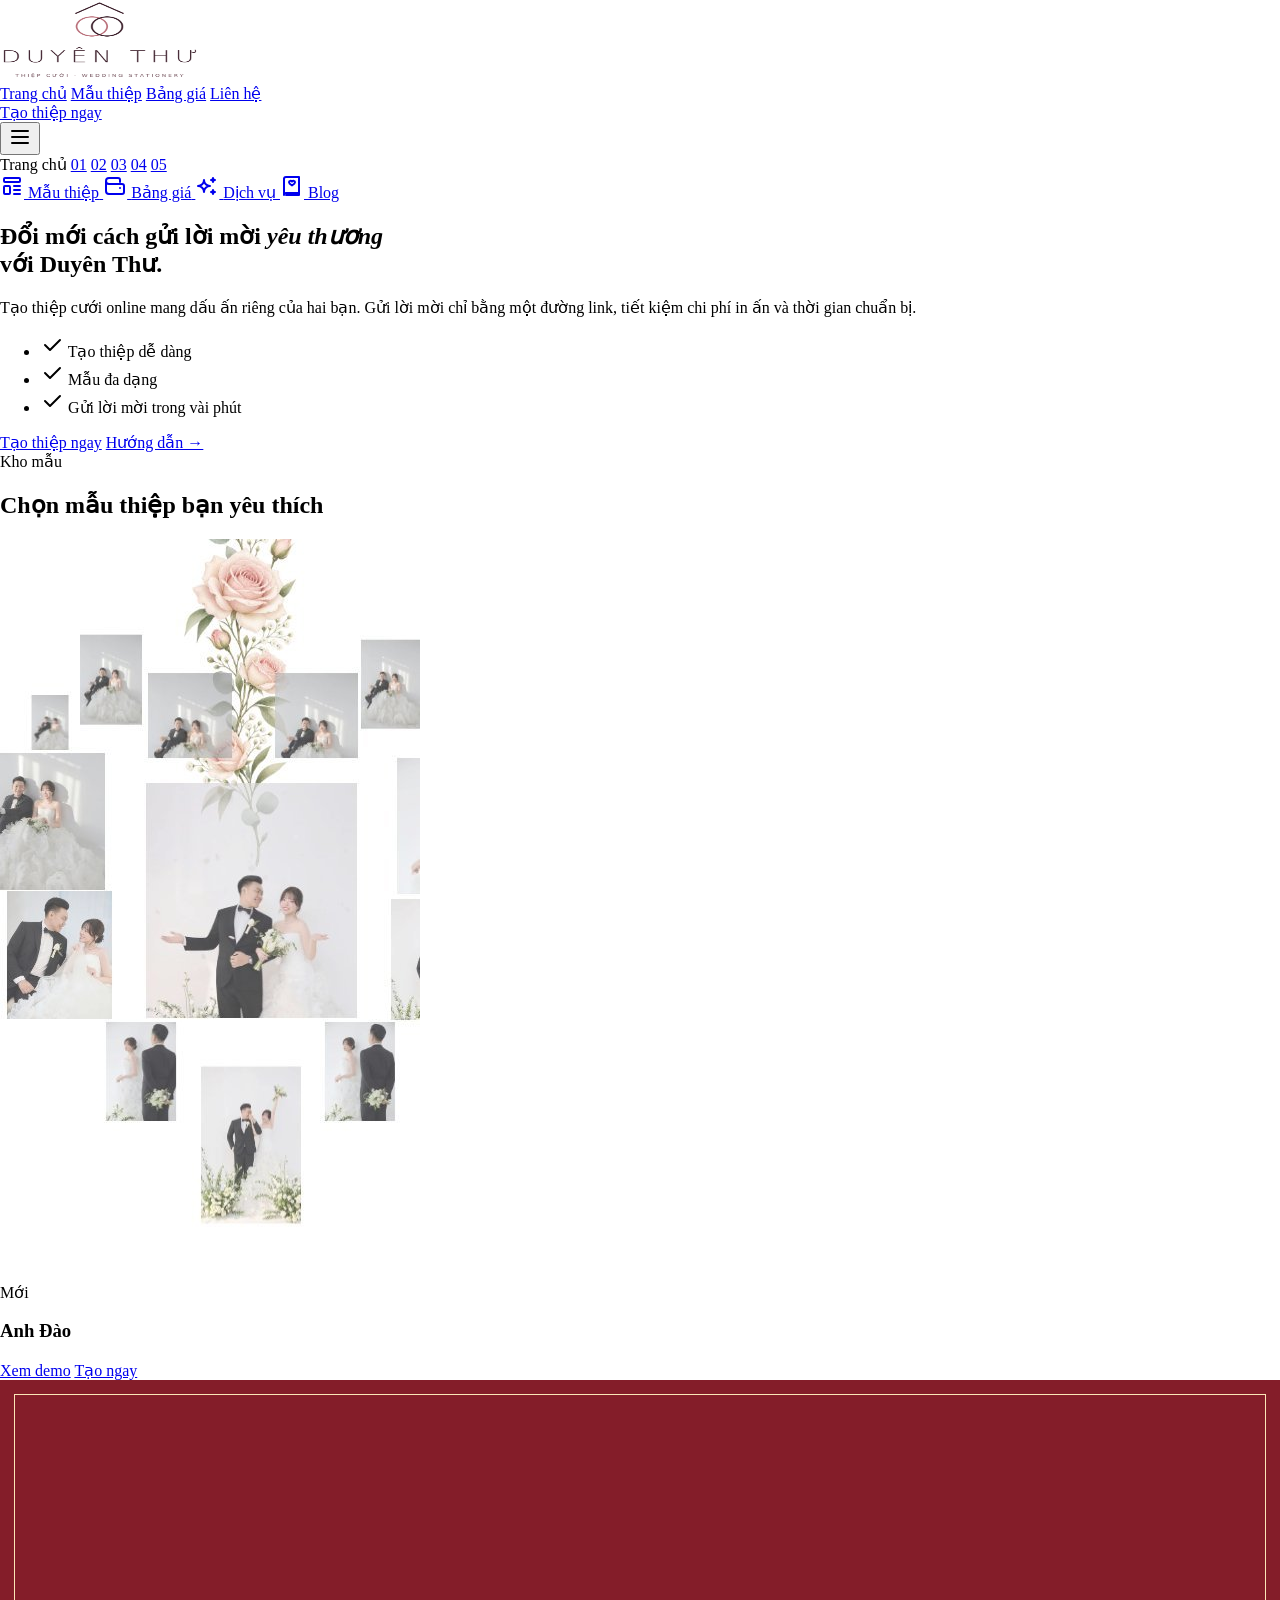
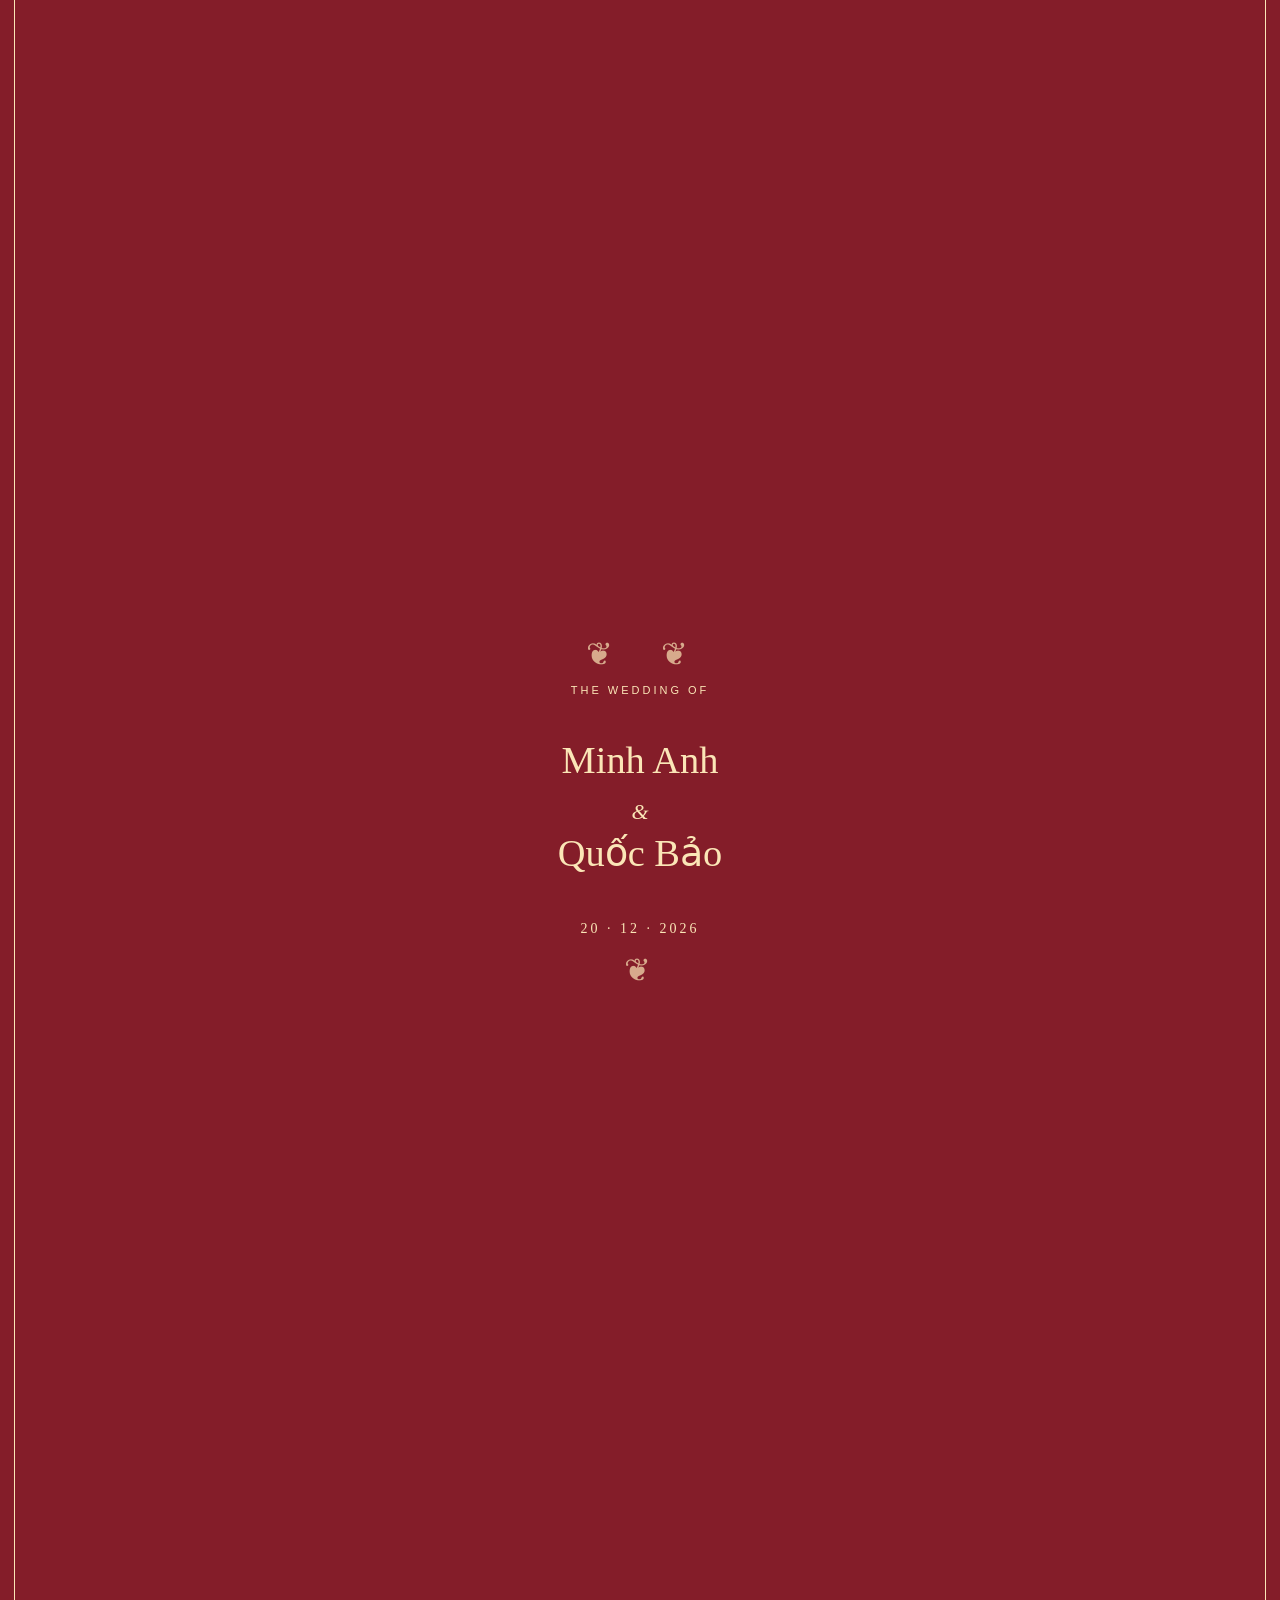
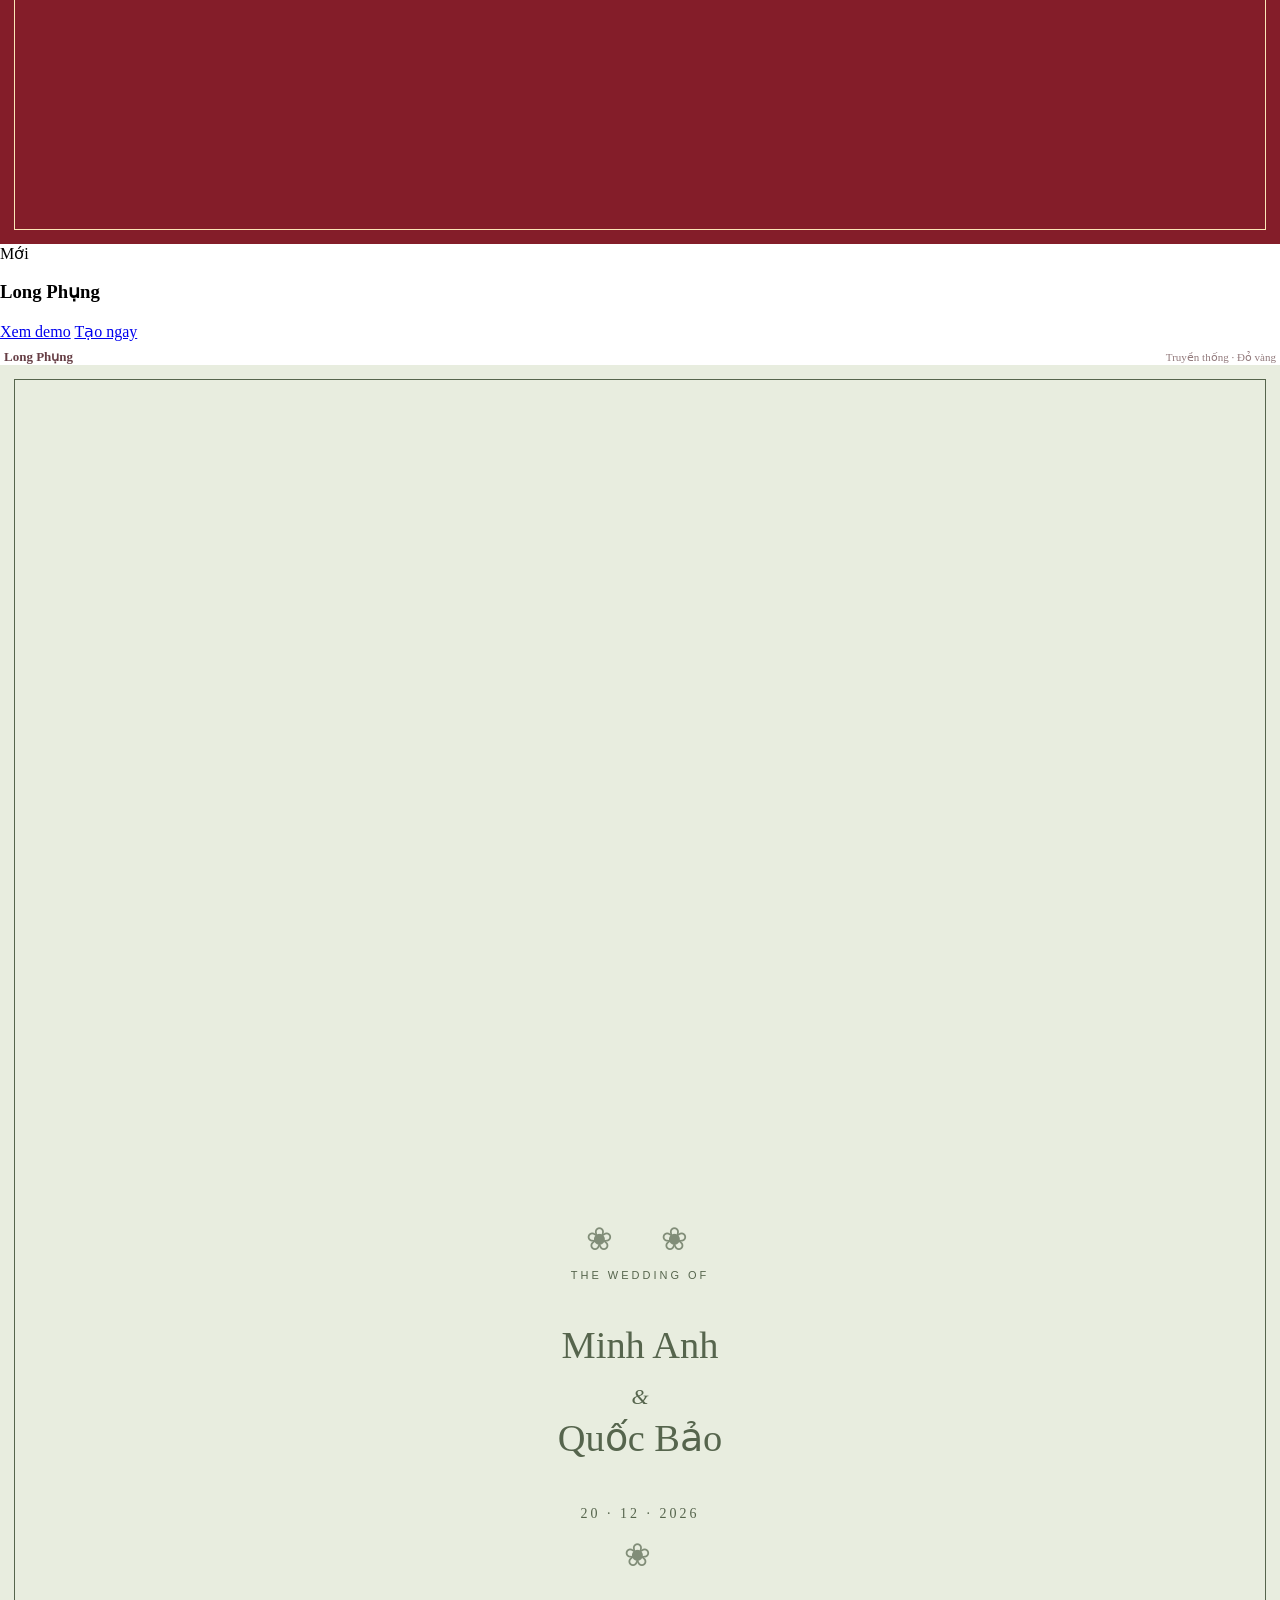
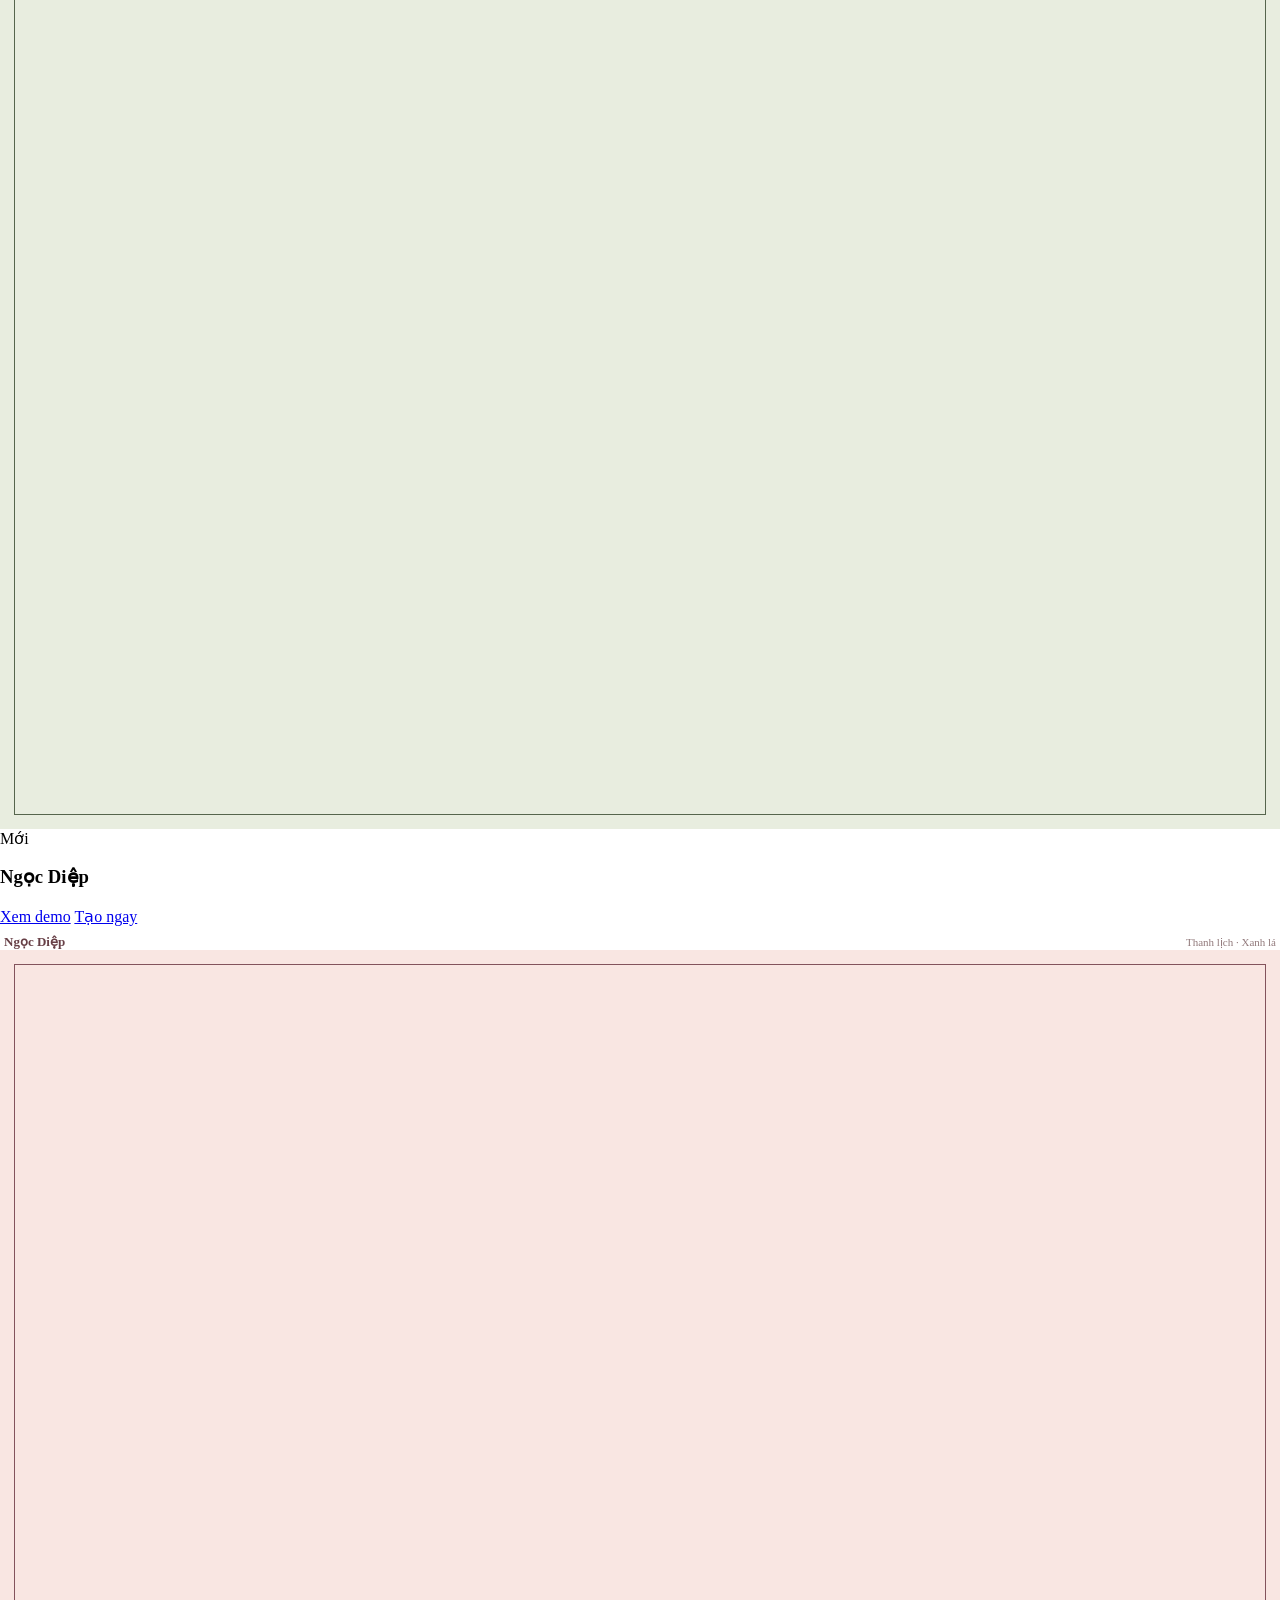
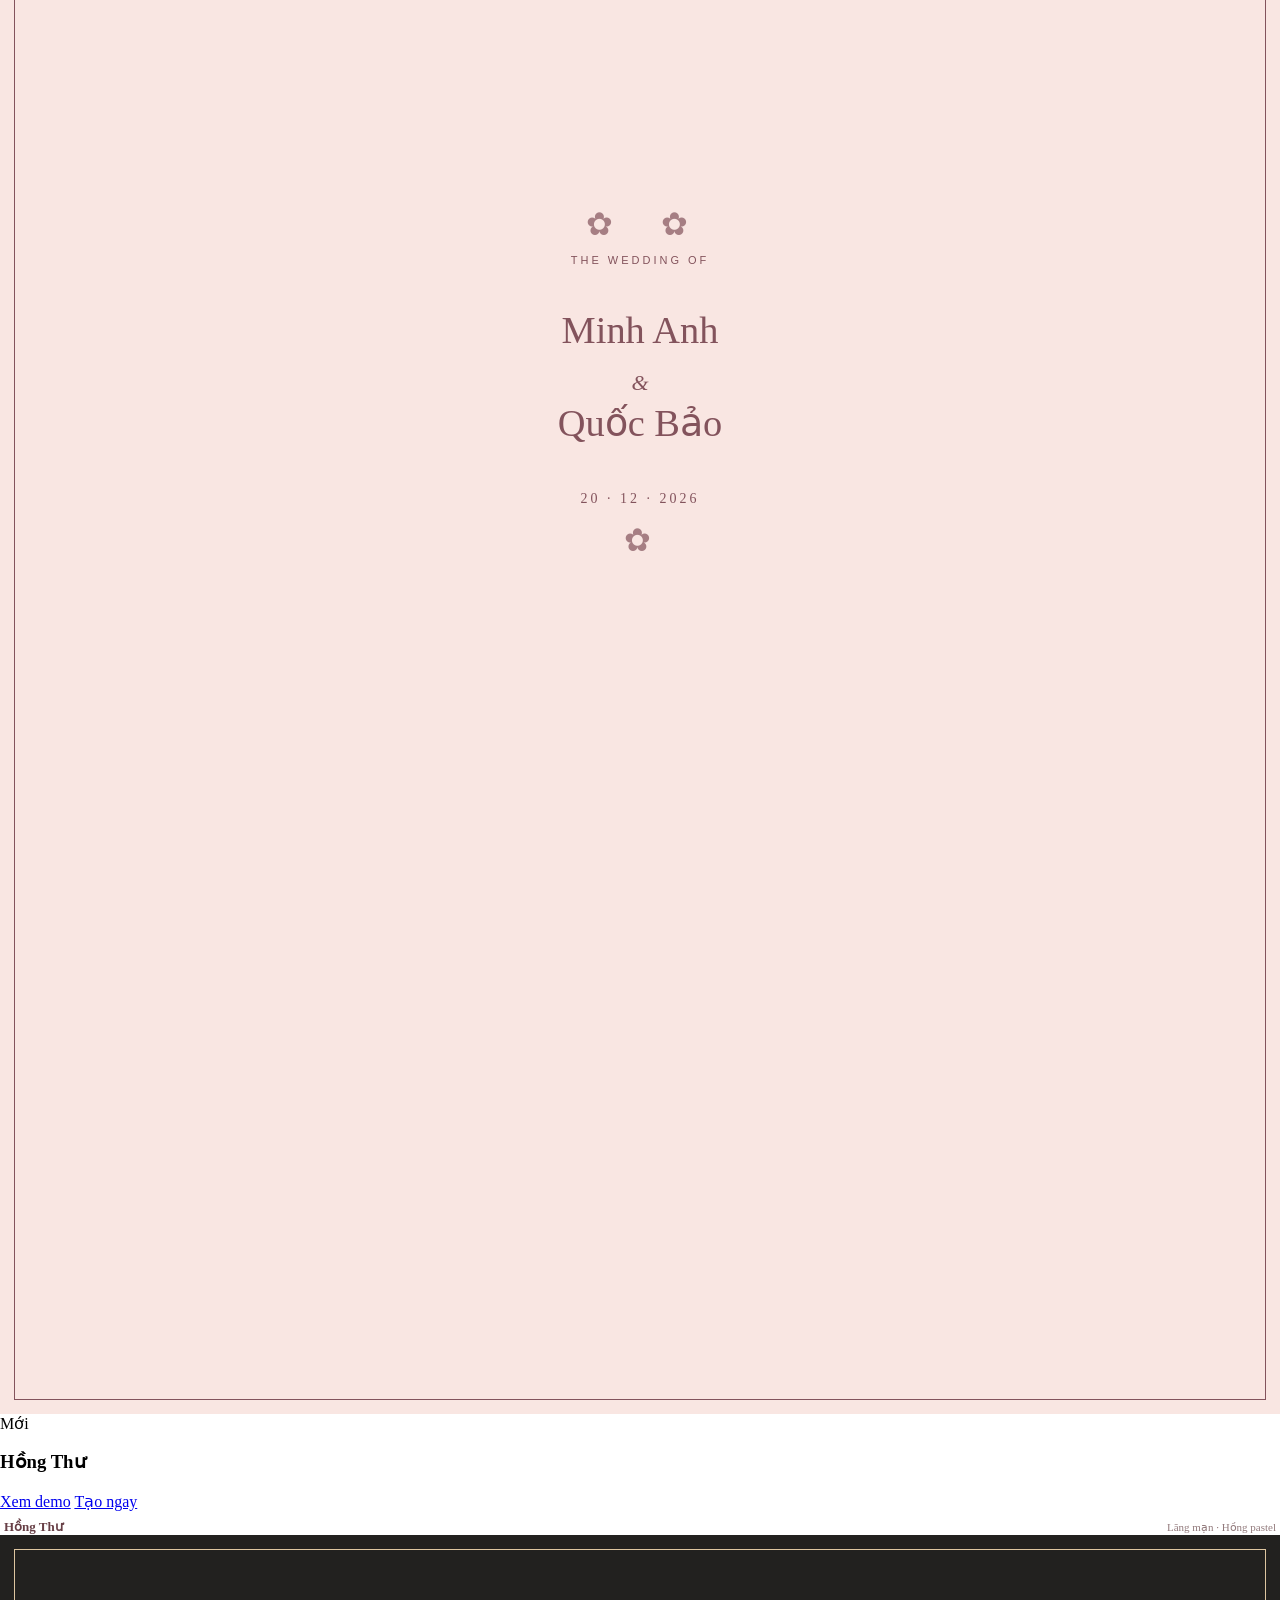
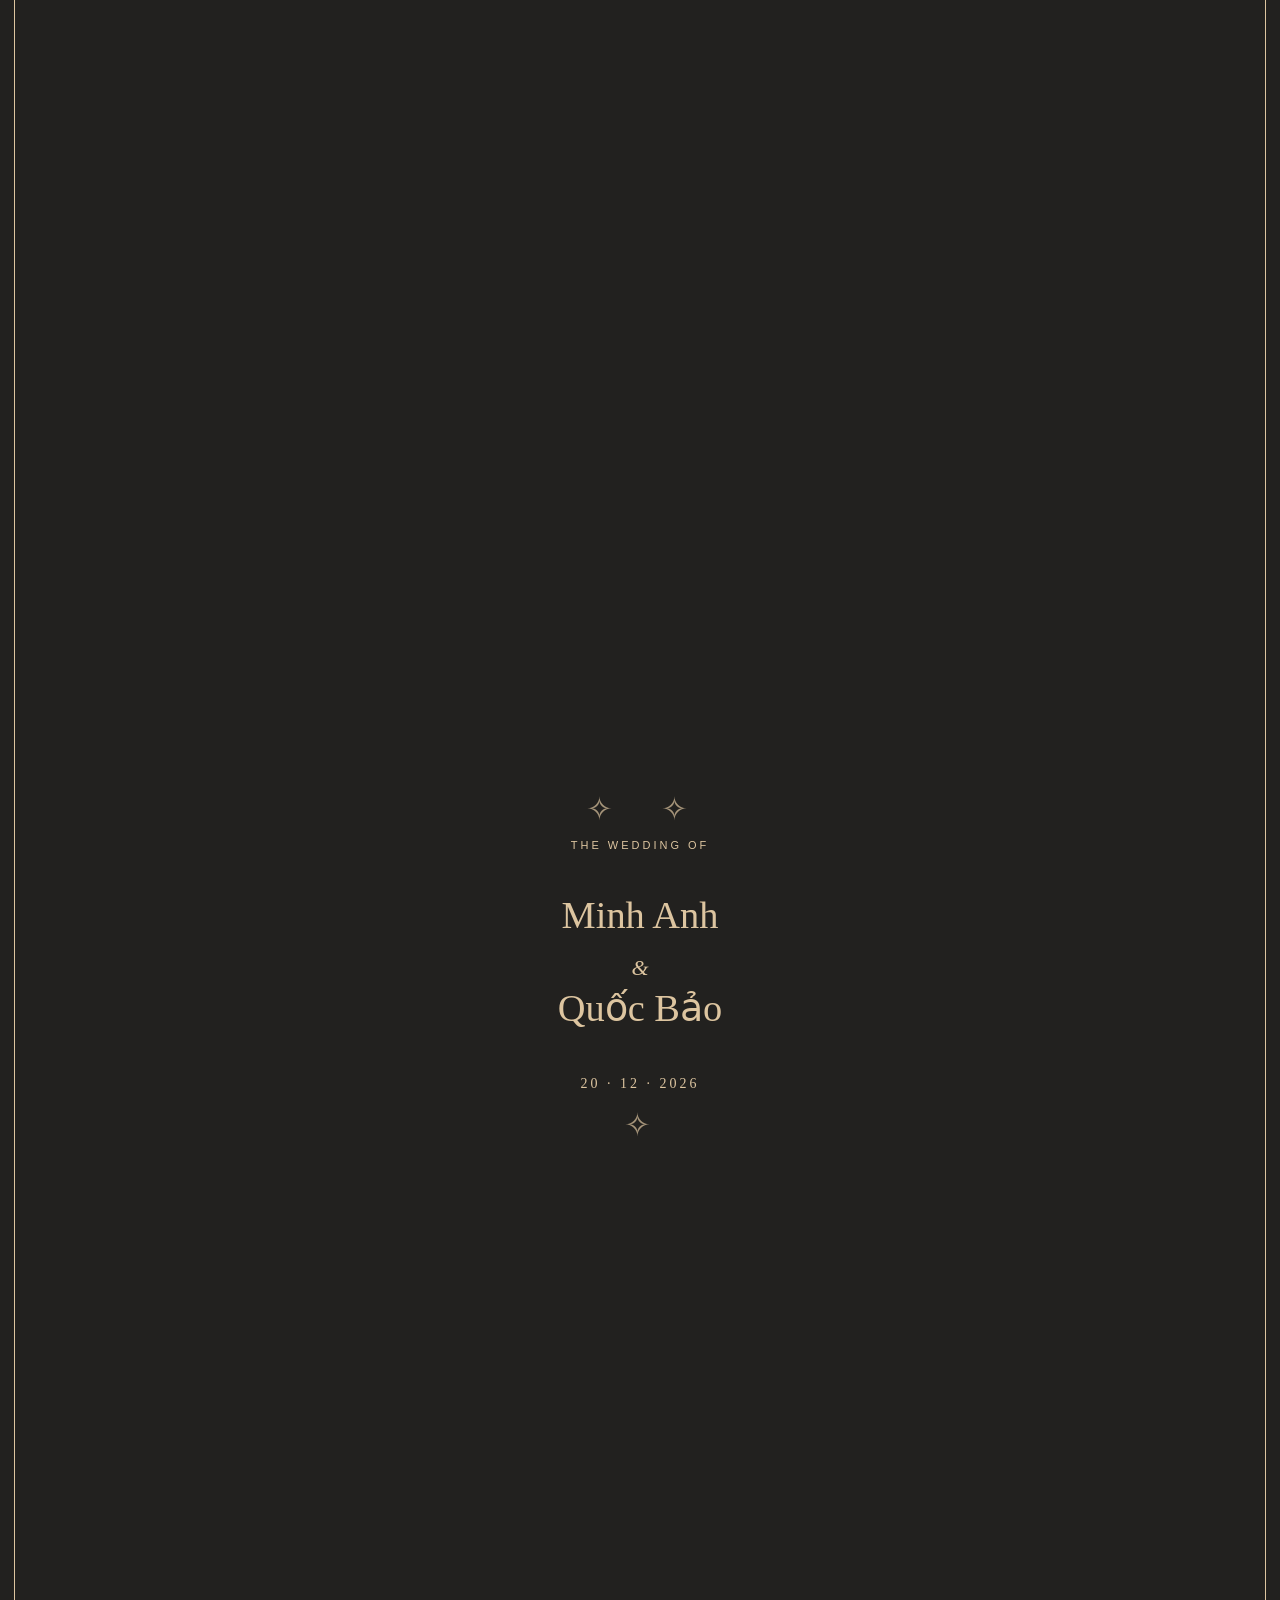
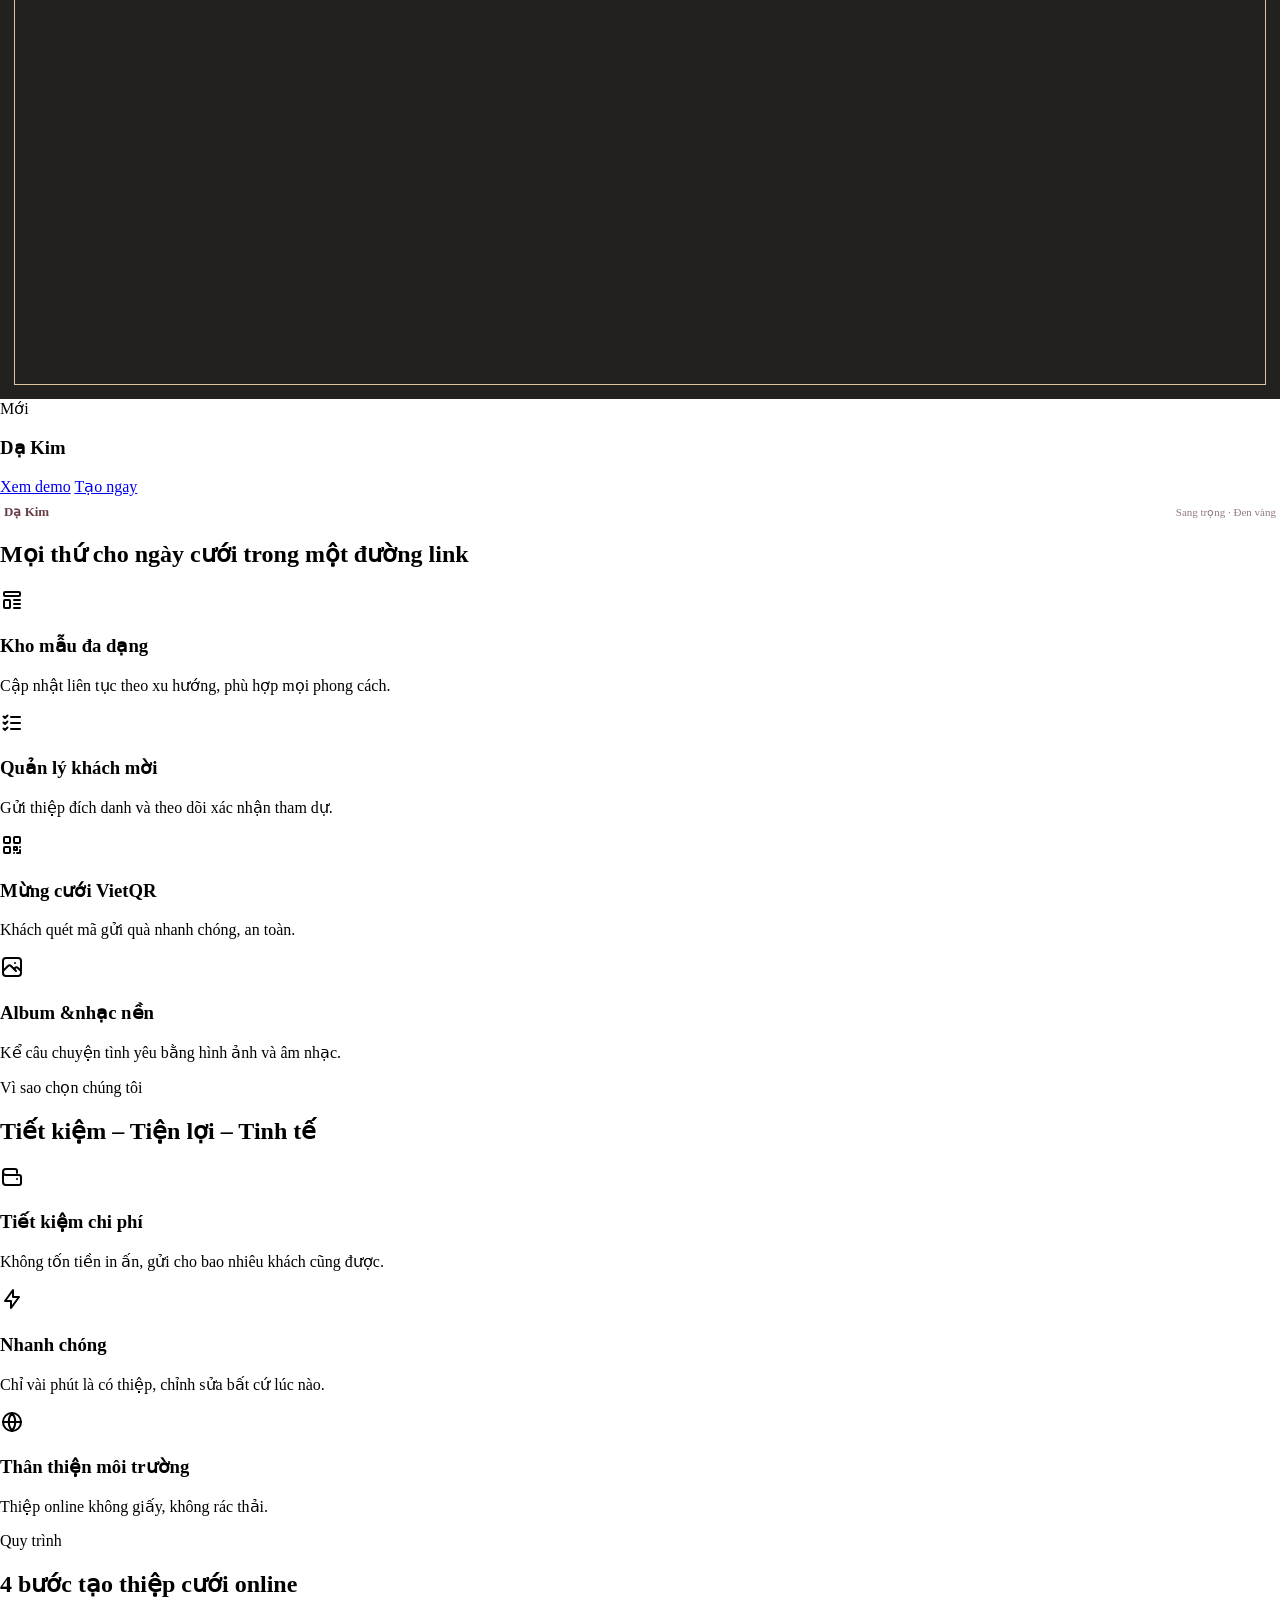
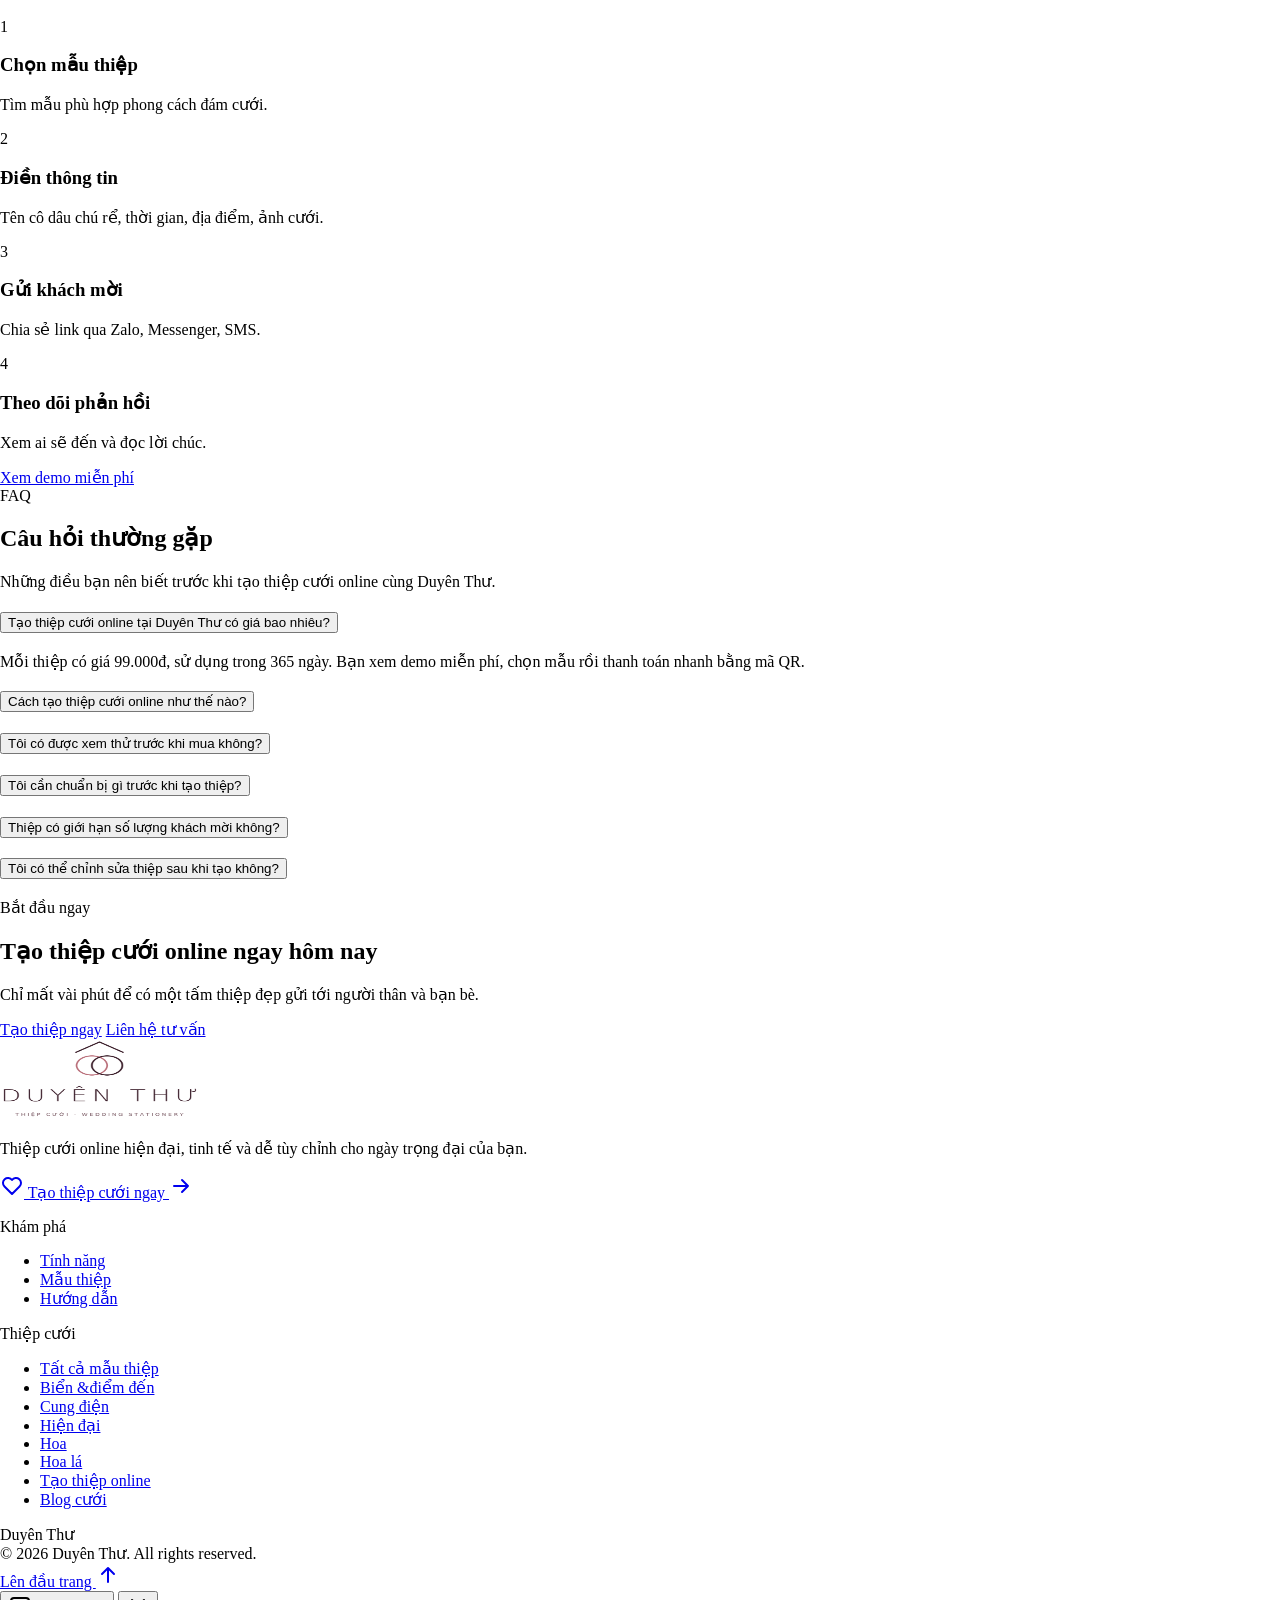
<file: index.html>
<!doctype html>
<html lang="en-US">
    <head>
        <meta charset="UTF-8">
        <meta name="viewport" content="width=device-width, initial-scale=1, viewport-fit=cover">
        <title>Duyên Thư | Thiệp cưới online</title>
        <meta name="description" content="Duyên Thư - Thiệp cưới online đẹp, gửi riêng từng khách mời. Xem demo miễn phí, chỉ 99.000đ/thiệp.">
        <meta name="theme-color" content="#3b1f2b">
        <link rel="icon" href="assets/favicon.png">
        <meta name='robots' content='max-image-preview:large'/>
        <style id="wp-img-auto-sizes-contain-inline-css">
            img:is([sizes=auto i],[sizes^="auto," i]) {
                contain-intrinsic-size: 3000px 1500px
            }

            /*# sourceURL=wp-img-auto-sizes-contain-inline-css */
        </style>
        <style id="wp-emoji-styles-inline-css">
            img.wp-smiley, img.emoji {
                display: inline !important;
                border: none !important;
                box-shadow: none !important;
                height: 1em !important;
                width: 1em !important;
                margin: 0 0.07em !important;
                vertical-align: -0.1em !important;
                background: none !important;
                padding: 0 !important;
            }

            /*# sourceURL=wp-emoji-styles-inline-css */
        </style>
        <style id="wp-block-library-inline-css">
            :root {
                --wp-block-synced-color: #7a00df;
                --wp-block-synced-color--rgb: 122,0,223;
                --wp-bound-block-color: var(--wp-block-synced-color);
                --wp-editor-canvas-background: #ddd;
                --wp-admin-theme-color: #007cba;
                --wp-admin-theme-color--rgb: 0,124,186;
                --wp-admin-theme-color-darker-10: #006ba1;
                --wp-admin-theme-color-darker-10--rgb: 0,107,160.5;
                --wp-admin-theme-color-darker-20: #005a87;
                --wp-admin-theme-color-darker-20--rgb: 0,90,135;
                --wp-admin-border-width-focus: 2px
            }

            @media (min-resolution: 192dpi) {
                :root {
                    --wp-admin-border-width-focus:1.5px
                }
            }

            .wp-element-button {
                cursor: pointer
            }

            :root .has-very-light-gray-background-color {
                background-color: #eee
            }

            :root .has-very-dark-gray-background-color {
                background-color: #313131
            }

            :root .has-very-light-gray-color {
                color: #eee
            }

            :root .has-very-dark-gray-color {
                color: #313131
            }

            :root .has-vivid-green-cyan-to-vivid-cyan-blue-gradient-background {
                background: linear-gradient(135deg,#00d084,#0693e3)
            }

            :root .has-purple-crush-gradient-background {
                background: linear-gradient(135deg,#34e2e4,#4721fb 50%,#ab1dfe)
            }

            :root .has-hazy-dawn-gradient-background {
                background: linear-gradient(135deg,#faaca8,#dad0ec)
            }

            :root .has-subdued-olive-gradient-background {
                background: linear-gradient(135deg,#fafae1,#67a671)
            }

            :root .has-atomic-cream-gradient-background {
                background: linear-gradient(135deg,#fdd79a,#004a59)
            }

            :root .has-nightshade-gradient-background {
                background: linear-gradient(135deg,#330968,#31cdcf)
            }

            :root .has-midnight-gradient-background {
                background: linear-gradient(135deg,#020381,#2874fc)
            }

            :root {
                --wp--preset--font-size--normal: 16px;
                --wp--preset--font-size--huge: 42px
            }

            .has-regular-font-size {
                font-size: 1em
            }

            .has-larger-font-size {
                font-size: 2.625em
            }

            .has-normal-font-size {
                font-size: var(--wp--preset--font-size--normal)
            }

            .has-huge-font-size {
                font-size: var(--wp--preset--font-size--huge)
            }

            :root .has-text-align-center {
                text-align: center
            }

            :root .has-text-align-left {
                text-align: left
            }

            :root .has-text-align-right {
                text-align: right
            }

            .has-fit-text {
                white-space: nowrap!important
            }

            #end-resizable-editor-section {
                display: none
            }

            .aligncenter {
                clear: both
            }

            .items-justified-left {
                justify-content: flex-start
            }

            .items-justified-center {
                justify-content: center
            }

            .items-justified-right {
                justify-content: flex-end
            }

            .items-justified-space-between {
                justify-content: space-between
            }

            .screen-reader-text {
                word-wrap: normal!important;
                border: 0;
                clip-path: inset(50%);
                height: 1px;
                margin: -1px;
                overflow: hidden;
                padding: 0;
                position: absolute;
                width: 1px;
                word-break: normal!important
            }

            .screen-reader-text:focus {
                background-color: #ddd;
                clip-path: none;
                color: #444;
                display: block;
                font-size: 1em;
                height: auto;
                left: 5px;
                line-height: normal;
                padding: 15px 23px 14px;
                text-decoration: none;
                top: 5px;
                width: auto;
                z-index: 100000
            }

            html :where(.has-border-color) {
                border-style: solid
            }

            html :where([style^=border-color],[style*=";border-color"],[style*="; border-color"]) {
                border-style: solid
            }

            html :where([style^=border-top-color],[style*=";border-top-color"],[style*="; border-top-color"]) {
                border-top-style: solid
            }

            html :where([style^=border-right-color],[style*=";border-right-color"],[style*="; border-right-color"]) {
                border-right-style: solid
            }

            html :where([style^=border-bottom-color],[style*=";border-bottom-color"],[style*="; border-bottom-color"]) {
                border-bottom-style: solid
            }

            html :where([style^=border-left-color],[style*=";border-left-color"],[style*="; border-left-color"]) {
                border-left-style: solid
            }

            html :where([style^=border-width],[style*=";border-width"],[style*="; border-width"]) {
                border-style: solid
            }

            html :where([style^=border-top-width],[style*=";border-top-width"],[style*="; border-top-width"]) {
                border-top-style: solid
            }

            html :where([style^=border-right-width],[style*=";border-right-width"],[style*="; border-right-width"]) {
                border-right-style: solid
            }

            html :where([style^=border-bottom-width],[style*=";border-bottom-width"],[style*="; border-bottom-width"]) {
                border-bottom-style: solid
            }

            html :where([style^=border-left-width],[style*=";border-left-width"],[style*="; border-left-width"]) {
                border-left-style: solid
            }

            html :where(img[class*=wp-image-]) {
                height: auto;
                max-width: 100%
            }

            :where(figure) {
                margin: 0 0 1em
            }

            html :where(.is-position-sticky) {
                --wp-admin--admin-bar--position-offset: var(--wp-admin--admin-bar--height,0px)
            }

            @media screen and (max-width: 600px) {
                html :where(.is-position-sticky) {
                    --wp-admin--admin-bar--position-offset:0px
                }
            }

            /*# sourceURL=/wp-includes/css/dist/block-library/common.min.css */
        </style>
        <style id="classic-theme-styles-inline-css">
            /*! This file is auto-generated */
            .wp-block-button__link {
                color: #fff;
                background-color: #32373c;
                border-radius: 9999px;
                box-shadow: none;
                text-decoration: none;
                padding: calc(.667em + 2px) calc(1.333em + 2px);
                font-size: 1.125em
            }

            .wp-block-file__button {
                background: #32373c;
                color: #fff;
                text-decoration: none
            }

            /*# sourceURL=/wp-includes/css/classic-themes.min.css */
        </style>
        <style id="global-styles-inline-css">
            :root {
                --wp--preset--aspect-ratio--square: 1;
                --wp--preset--aspect-ratio--4-3: 4/3;
                --wp--preset--aspect-ratio--3-4: 3/4;
                --wp--preset--aspect-ratio--3-2: 3/2;
                --wp--preset--aspect-ratio--2-3: 2/3;
                --wp--preset--aspect-ratio--16-9: 16/9;
                --wp--preset--aspect-ratio--9-16: 9/16;
                --wp--preset--color--black: #000000;
                --wp--preset--color--cyan-bluish-gray: #abb8c3;
                --wp--preset--color--white: #ffffff;
                --wp--preset--color--pale-pink: #f78da7;
                --wp--preset--color--vivid-red: #cf2e2e;
                --wp--preset--color--luminous-vivid-orange: #ff6900;
                --wp--preset--color--luminous-vivid-amber: #fcb900;
                --wp--preset--color--light-green-cyan: #7bdcb5;
                --wp--preset--color--vivid-green-cyan: #00d084;
                --wp--preset--color--pale-cyan-blue: #8ed1fc;
                --wp--preset--color--vivid-cyan-blue: #0693e3;
                --wp--preset--color--vivid-purple: #9b51e0;
                --wp--preset--color--dtc-brand: #a85d6a;
                --wp--preset--color--dtc-accent: #b76e79;
                --wp--preset--color--dtc-secondary: #a85d6a;
                --wp--preset--color--dtc-heading: #3b1f2b;
                --wp--preset--color--dtc-text: #5a4650;
                --wp--preset--color--dtc-bg: #ffffff;
                --wp--preset--color--dtc-tint: #f7f3f0;
                --wp--preset--color--dtc-footer-bg: #f7f3f0;
                --wp--preset--color--dtc-footer-text: #6e5a62;
                --wp--preset--gradient--vivid-cyan-blue-to-vivid-purple: linear-gradient(135deg,rgb(6,147,227) 0%,rgb(155,81,224) 100%);
                --wp--preset--gradient--light-green-cyan-to-vivid-green-cyan: linear-gradient(135deg,rgb(122,220,180) 0%,rgb(0,208,130) 100%);
                --wp--preset--gradient--luminous-vivid-amber-to-luminous-vivid-orange: linear-gradient(135deg,rgb(252,185,0) 0%,rgb(255,105,0) 100%);
                --wp--preset--gradient--luminous-vivid-orange-to-vivid-red: linear-gradient(135deg,rgb(255,105,0) 0%,rgb(207,46,46) 100%);
                --wp--preset--gradient--very-light-gray-to-cyan-bluish-gray: linear-gradient(135deg,rgb(238,238,238) 0%,rgb(169,184,195) 100%);
                --wp--preset--gradient--cool-to-warm-spectrum: linear-gradient(135deg,rgb(74,234,220) 0%,rgb(151,120,209) 20%,rgb(207,42,186) 40%,rgb(238,44,130) 60%,rgb(251,105,98) 80%,rgb(254,248,76) 100%);
                --wp--preset--gradient--blush-light-purple: linear-gradient(135deg,rgb(255,206,236) 0%,rgb(152,150,240) 100%);
                --wp--preset--gradient--blush-bordeaux: linear-gradient(135deg,rgb(254,205,165) 0%,rgb(254,45,45) 50%,rgb(107,0,62) 100%);
                --wp--preset--gradient--luminous-dusk: linear-gradient(135deg,rgb(255,203,112) 0%,rgb(199,81,192) 50%,rgb(65,88,208) 100%);
                --wp--preset--gradient--pale-ocean: linear-gradient(135deg,rgb(255,245,203) 0%,rgb(182,227,212) 50%,rgb(51,167,181) 100%);
                --wp--preset--gradient--electric-grass: linear-gradient(135deg,rgb(202,248,128) 0%,rgb(113,206,126) 100%);
                --wp--preset--gradient--midnight: linear-gradient(135deg,rgb(2,3,129) 0%,rgb(40,116,252) 100%);
                --wp--preset--font-size--small: 13px;
                --wp--preset--font-size--medium: 20px;
                --wp--preset--font-size--large: 36px;
                --wp--preset--font-size--x-large: 42px;
                --wp--preset--spacing--20: 0.44rem;
                --wp--preset--spacing--30: 0.67rem;
                --wp--preset--spacing--40: 1rem;
                --wp--preset--spacing--50: 1.5rem;
                --wp--preset--spacing--60: 2.25rem;
                --wp--preset--spacing--70: 3.38rem;
                --wp--preset--spacing--80: 5.06rem;
                --wp--preset--shadow--natural: 6px 6px 9px rgba(0, 0, 0, 0.2);
                --wp--preset--shadow--deep: 12px 12px 50px rgba(0, 0, 0, 0.4);
                --wp--preset--shadow--sharp: 6px 6px 0px rgba(0, 0, 0, 0.2);
                --wp--preset--shadow--outlined: 6px 6px 0px -3px rgb(255, 255, 255), 6px 6px rgb(0, 0, 0);
                --wp--preset--shadow--crisp: 6px 6px 0px rgb(0, 0, 0);
            }

            .wp-block-button {
                --wp--preset--dimension--25: 25%;
                --wp--preset--dimension--50: 50%;
                --wp--preset--dimension--75: 75%;
                --wp--preset--dimension--100: 100%;
            }

            :where(body) {
                margin: 0;
            }

            :where(.is-layout-flex) {
                gap: 0.5em;
            }

            :where(.is-layout-grid) {
                gap: 0.5em;
            }

            body .is-layout-flex {
                display: flex;
            }

            .is-layout-flex {
                flex-wrap: wrap;
                align-items: center;
            }

            .is-layout-flex > :is(*, div) {
                margin: 0;
            }

            body .is-layout-grid {
                display: grid;
            }

            .is-layout-grid > :is(*, div) {
                margin: 0;
            }

            body {
                padding-top: 0px;
                padding-right: 0px;
                padding-bottom: 0px;
                padding-left: 0px;
            }

            :root :where(.wp-element-button, .wp-block-button__link) {
                background-color: #32373c;
                border-width: 0;
                color: #fff;
                font-family: inherit;
                font-size: inherit;
                font-style: inherit;
                font-weight: inherit;
                letter-spacing: inherit;
                line-height: inherit;
                padding-top: calc(0.667em + 2px);
                padding-right: calc(1.333em + 2px);
                padding-bottom: calc(0.667em + 2px);
                padding-left: calc(1.333em + 2px);
                text-decoration: none;
                text-transform: inherit;
            }

            .has-black-color {
                color: var(--wp--preset--color--black) !important;
            }

            .has-cyan-bluish-gray-color {
                color: var(--wp--preset--color--cyan-bluish-gray) !important;
            }

            .has-white-color {
                color: var(--wp--preset--color--white) !important;
            }

            .has-pale-pink-color {
                color: var(--wp--preset--color--pale-pink) !important;
            }

            .has-vivid-red-color {
                color: var(--wp--preset--color--vivid-red) !important;
            }

            .has-luminous-vivid-orange-color {
                color: var(--wp--preset--color--luminous-vivid-orange) !important;
            }

            .has-luminous-vivid-amber-color {
                color: var(--wp--preset--color--luminous-vivid-amber) !important;
            }

            .has-light-green-cyan-color {
                color: var(--wp--preset--color--light-green-cyan) !important;
            }

            .has-vivid-green-cyan-color {
                color: var(--wp--preset--color--vivid-green-cyan) !important;
            }

            .has-pale-cyan-blue-color {
                color: var(--wp--preset--color--pale-cyan-blue) !important;
            }

            .has-vivid-cyan-blue-color {
                color: var(--wp--preset--color--vivid-cyan-blue) !important;
            }

            .has-vivid-purple-color {
                color: var(--wp--preset--color--vivid-purple) !important;
            }

            .has-dtc-brand-color {
                color: var(--wp--preset--color--dtc-brand) !important;
            }

            .has-dtc-accent-color {
                color: var(--wp--preset--color--dtc-accent) !important;
            }

            .has-dtc-secondary-color {
                color: var(--wp--preset--color--dtc-secondary) !important;
            }

            .has-dtc-heading-color {
                color: var(--wp--preset--color--dtc-heading) !important;
            }

            .has-dtc-text-color {
                color: var(--wp--preset--color--dtc-text) !important;
            }

            .has-dtc-bg-color {
                color: var(--wp--preset--color--dtc-bg) !important;
            }

            .has-dtc-tint-color {
                color: var(--wp--preset--color--dtc-tint) !important;
            }

            .has-dtc-footer-bg-color {
                color: var(--wp--preset--color--dtc-footer-bg) !important;
            }

            .has-dtc-footer-text-color {
                color: var(--wp--preset--color--dtc-footer-text) !important;
            }

            .has-black-background-color {
                background-color: var(--wp--preset--color--black) !important;
            }

            .has-cyan-bluish-gray-background-color {
                background-color: var(--wp--preset--color--cyan-bluish-gray) !important;
            }

            .has-white-background-color {
                background-color: var(--wp--preset--color--white) !important;
            }

            .has-pale-pink-background-color {
                background-color: var(--wp--preset--color--pale-pink) !important;
            }

            .has-vivid-red-background-color {
                background-color: var(--wp--preset--color--vivid-red) !important;
            }

            .has-luminous-vivid-orange-background-color {
                background-color: var(--wp--preset--color--luminous-vivid-orange) !important;
            }

            .has-luminous-vivid-amber-background-color {
                background-color: var(--wp--preset--color--luminous-vivid-amber) !important;
            }

            .has-light-green-cyan-background-color {
                background-color: var(--wp--preset--color--light-green-cyan) !important;
            }

            .has-vivid-green-cyan-background-color {
                background-color: var(--wp--preset--color--vivid-green-cyan) !important;
            }

            .has-pale-cyan-blue-background-color {
                background-color: var(--wp--preset--color--pale-cyan-blue) !important;
            }

            .has-vivid-cyan-blue-background-color {
                background-color: var(--wp--preset--color--vivid-cyan-blue) !important;
            }

            .has-vivid-purple-background-color {
                background-color: var(--wp--preset--color--vivid-purple) !important;
            }

            .has-dtc-brand-background-color {
                background-color: var(--wp--preset--color--dtc-brand) !important;
            }

            .has-dtc-accent-background-color {
                background-color: var(--wp--preset--color--dtc-accent) !important;
            }

            .has-dtc-secondary-background-color {
                background-color: var(--wp--preset--color--dtc-secondary) !important;
            }

            .has-dtc-heading-background-color {
                background-color: var(--wp--preset--color--dtc-heading) !important;
            }

            .has-dtc-text-background-color {
                background-color: var(--wp--preset--color--dtc-text) !important;
            }

            .has-dtc-bg-background-color {
                background-color: var(--wp--preset--color--dtc-bg) !important;
            }

            .has-dtc-tint-background-color {
                background-color: var(--wp--preset--color--dtc-tint) !important;
            }

            .has-dtc-footer-bg-background-color {
                background-color: var(--wp--preset--color--dtc-footer-bg) !important;
            }

            .has-dtc-footer-text-background-color {
                background-color: var(--wp--preset--color--dtc-footer-text) !important;
            }

            .has-black-border-color {
                border-color: var(--wp--preset--color--black) !important;
            }

            .has-cyan-bluish-gray-border-color {
                border-color: var(--wp--preset--color--cyan-bluish-gray) !important;
            }

            .has-white-border-color {
                border-color: var(--wp--preset--color--white) !important;
            }

            .has-pale-pink-border-color {
                border-color: var(--wp--preset--color--pale-pink) !important;
            }

            .has-vivid-red-border-color {
                border-color: var(--wp--preset--color--vivid-red) !important;
            }

            .has-luminous-vivid-orange-border-color {
                border-color: var(--wp--preset--color--luminous-vivid-orange) !important;
            }

            .has-luminous-vivid-amber-border-color {
                border-color: var(--wp--preset--color--luminous-vivid-amber) !important;
            }

            .has-light-green-cyan-border-color {
                border-color: var(--wp--preset--color--light-green-cyan) !important;
            }

            .has-vivid-green-cyan-border-color {
                border-color: var(--wp--preset--color--vivid-green-cyan) !important;
            }

            .has-pale-cyan-blue-border-color {
                border-color: var(--wp--preset--color--pale-cyan-blue) !important;
            }

            .has-vivid-cyan-blue-border-color {
                border-color: var(--wp--preset--color--vivid-cyan-blue) !important;
            }

            .has-vivid-purple-border-color {
                border-color: var(--wp--preset--color--vivid-purple) !important;
            }

            .has-dtc-brand-border-color {
                border-color: var(--wp--preset--color--dtc-brand) !important;
            }

            .has-dtc-accent-border-color {
                border-color: var(--wp--preset--color--dtc-accent) !important;
            }

            .has-dtc-secondary-border-color {
                border-color: var(--wp--preset--color--dtc-secondary) !important;
            }

            .has-dtc-heading-border-color {
                border-color: var(--wp--preset--color--dtc-heading) !important;
            }

            .has-dtc-text-border-color {
                border-color: var(--wp--preset--color--dtc-text) !important;
            }

            .has-dtc-bg-border-color {
                border-color: var(--wp--preset--color--dtc-bg) !important;
            }

            .has-dtc-tint-border-color {
                border-color: var(--wp--preset--color--dtc-tint) !important;
            }

            .has-dtc-footer-bg-border-color {
                border-color: var(--wp--preset--color--dtc-footer-bg) !important;
            }

            .has-dtc-footer-text-border-color {
                border-color: var(--wp--preset--color--dtc-footer-text) !important;
            }

            .has-vivid-cyan-blue-to-vivid-purple-gradient-background {
                background: var(--wp--preset--gradient--vivid-cyan-blue-to-vivid-purple) !important;
            }

            .has-light-green-cyan-to-vivid-green-cyan-gradient-background {
                background: var(--wp--preset--gradient--light-green-cyan-to-vivid-green-cyan) !important;
            }

            .has-luminous-vivid-amber-to-luminous-vivid-orange-gradient-background {
                background: var(--wp--preset--gradient--luminous-vivid-amber-to-luminous-vivid-orange) !important;
            }

            .has-luminous-vivid-orange-to-vivid-red-gradient-background {
                background: var(--wp--preset--gradient--luminous-vivid-orange-to-vivid-red) !important;
            }

            .has-very-light-gray-to-cyan-bluish-gray-gradient-background {
                background: var(--wp--preset--gradient--very-light-gray-to-cyan-bluish-gray) !important;
            }

            .has-cool-to-warm-spectrum-gradient-background {
                background: var(--wp--preset--gradient--cool-to-warm-spectrum) !important;
            }

            .has-blush-light-purple-gradient-background {
                background: var(--wp--preset--gradient--blush-light-purple) !important;
            }

            .has-blush-bordeaux-gradient-background {
                background: var(--wp--preset--gradient--blush-bordeaux) !important;
            }

            .has-luminous-dusk-gradient-background {
                background: var(--wp--preset--gradient--luminous-dusk) !important;
            }

            .has-pale-ocean-gradient-background {
                background: var(--wp--preset--gradient--pale-ocean) !important;
            }

            .has-electric-grass-gradient-background {
                background: var(--wp--preset--gradient--electric-grass) !important;
            }

            .has-midnight-gradient-background {
                background: var(--wp--preset--gradient--midnight) !important;
            }

            .has-small-font-size {
                font-size: var(--wp--preset--font-size--small) !important;
            }

            .has-medium-font-size {
                font-size: var(--wp--preset--font-size--medium) !important;
            }

            .has-large-font-size {
                font-size: var(--wp--preset--font-size--large) !important;
            }

            .has-x-large-font-size {
                font-size: var(--wp--preset--font-size--x-large) !important;
            }

            /*# sourceURL=global-styles-inline-css */
        </style>
        <link rel='stylesheet' id='dtc-main-css' href='https://dentv-thiepcuoi.tranden.net/wp-content/themes/dentvthiepcuoi/assets/css/main.css?ver=1790939336' media='all'/>
        <style id="dtc-main-inline-css">
            /* latin-ext */
            @font-face {
                font-family: 'Be Vietnam Pro';
                font-style: normal;
                font-weight: 300;
                font-display: swap;
                src: url(https://dentv-thiepcuoi.tranden.net/wp-content/themes/dentvthiepcuoi/assets/fonts/files/d4b20f0adeaa35d637434b6c.woff2) format('woff2');
                unicode-range: U+0100-02BA, U+02BD-02C5, U+02C7-02CC, U+02CE-02D7, U+02DD-02FF, U+0304, U+0308, U+0329, U+1D00-1DBF, U+1E00-1E9F, U+1EF2-1EFF, U+2020, U+20A0-20AB, U+20AD-20C0, U+2113, U+2C60-2C7F, U+A720-A7FF;
            }

            /* latin */
            @font-face {
                font-family: 'Be Vietnam Pro';
                font-style: normal;
                font-weight: 300;
                font-display: swap;
                src: url(https://dentv-thiepcuoi.tranden.net/wp-content/themes/dentvthiepcuoi/assets/fonts/files/d69da10e86422161a72688d0.woff2) format('woff2');
                unicode-range: U+0000-00FF, U+0131, U+0152-0153, U+02BB-02BC, U+02C6, U+02DA, U+02DC, U+0304, U+0308, U+0329, U+2000-206F, U+20AC, U+2122, U+2191, U+2193, U+2212, U+2215, U+FEFF, U+FFFD;
            }

            /* latin-ext */
            @font-face {
                font-family: 'Be Vietnam Pro';
                font-style: normal;
                font-weight: 400;
                font-display: swap;
                src: url(https://dentv-thiepcuoi.tranden.net/wp-content/themes/dentvthiepcuoi/assets/fonts/files/f7a2811e471c2973a1179ce3.woff2) format('woff2');
                unicode-range: U+0100-02BA, U+02BD-02C5, U+02C7-02CC, U+02CE-02D7, U+02DD-02FF, U+0304, U+0308, U+0329, U+1D00-1DBF, U+1E00-1E9F, U+1EF2-1EFF, U+2020, U+20A0-20AB, U+20AD-20C0, U+2113, U+2C60-2C7F, U+A720-A7FF;
            }

            /* latin */
            @font-face {
                font-family: 'Be Vietnam Pro';
                font-style: normal;
                font-weight: 400;
                font-display: swap;
                src: url(https://dentv-thiepcuoi.tranden.net/wp-content/themes/dentvthiepcuoi/assets/fonts/files/03d1b589cff172e1a670b357.woff2) format('woff2');
                unicode-range: U+0000-00FF, U+0131, U+0152-0153, U+02BB-02BC, U+02C6, U+02DA, U+02DC, U+0304, U+0308, U+0329, U+2000-206F, U+20AC, U+2122, U+2191, U+2193, U+2212, U+2215, U+FEFF, U+FFFD;
            }

            /* latin-ext */
            @font-face {
                font-family: 'Be Vietnam Pro';
                font-style: normal;
                font-weight: 500;
                font-display: swap;
                src: url(https://dentv-thiepcuoi.tranden.net/wp-content/themes/dentvthiepcuoi/assets/fonts/files/947d592eb7676914507ff68f.woff2) format('woff2');
                unicode-range: U+0100-02BA, U+02BD-02C5, U+02C7-02CC, U+02CE-02D7, U+02DD-02FF, U+0304, U+0308, U+0329, U+1D00-1DBF, U+1E00-1E9F, U+1EF2-1EFF, U+2020, U+20A0-20AB, U+20AD-20C0, U+2113, U+2C60-2C7F, U+A720-A7FF;
            }

            /* latin */
            @font-face {
                font-family: 'Be Vietnam Pro';
                font-style: normal;
                font-weight: 500;
                font-display: swap;
                src: url(https://dentv-thiepcuoi.tranden.net/wp-content/themes/dentvthiepcuoi/assets/fonts/files/b621f77d35f777023aa11ca5.woff2) format('woff2');
                unicode-range: U+0000-00FF, U+0131, U+0152-0153, U+02BB-02BC, U+02C6, U+02DA, U+02DC, U+0304, U+0308, U+0329, U+2000-206F, U+20AC, U+2122, U+2191, U+2193, U+2212, U+2215, U+FEFF, U+FFFD;
            }

            /* latin-ext */
            @font-face {
                font-family: 'Be Vietnam Pro';
                font-style: normal;
                font-weight: 600;
                font-display: swap;
                src: url(https://dentv-thiepcuoi.tranden.net/wp-content/themes/dentvthiepcuoi/assets/fonts/files/20cc75daeaaaa0fa8af2b616.woff2) format('woff2');
                unicode-range: U+0100-02BA, U+02BD-02C5, U+02C7-02CC, U+02CE-02D7, U+02DD-02FF, U+0304, U+0308, U+0329, U+1D00-1DBF, U+1E00-1E9F, U+1EF2-1EFF, U+2020, U+20A0-20AB, U+20AD-20C0, U+2113, U+2C60-2C7F, U+A720-A7FF;
            }

            /* latin */
            @font-face {
                font-family: 'Be Vietnam Pro';
                font-style: normal;
                font-weight: 600;
                font-display: swap;
                src: url(https://dentv-thiepcuoi.tranden.net/wp-content/themes/dentvthiepcuoi/assets/fonts/files/9503dec2a7c532c8331e9600.woff2) format('woff2');
                unicode-range: U+0000-00FF, U+0131, U+0152-0153, U+02BB-02BC, U+02C6, U+02DA, U+02DC, U+0304, U+0308, U+0329, U+2000-206F, U+20AC, U+2122, U+2191, U+2193, U+2212, U+2215, U+FEFF, U+FFFD;
            }

            /* latin-ext */
            @font-face {
                font-family: 'Be Vietnam Pro';
                font-style: normal;
                font-weight: 700;
                font-display: swap;
                src: url(https://dentv-thiepcuoi.tranden.net/wp-content/themes/dentvthiepcuoi/assets/fonts/files/33d57e5bd840b03921568e08.woff2) format('woff2');
                unicode-range: U+0100-02BA, U+02BD-02C5, U+02C7-02CC, U+02CE-02D7, U+02DD-02FF, U+0304, U+0308, U+0329, U+1D00-1DBF, U+1E00-1E9F, U+1EF2-1EFF, U+2020, U+20A0-20AB, U+20AD-20C0, U+2113, U+2C60-2C7F, U+A720-A7FF;
            }

            /* latin */
            @font-face {
                font-family: 'Be Vietnam Pro';
                font-style: normal;
                font-weight: 700;
                font-display: swap;
                src: url(https://dentv-thiepcuoi.tranden.net/wp-content/themes/dentvthiepcuoi/assets/fonts/files/a193dd87699bd2e18ddf72dc.woff2) format('woff2');
                unicode-range: U+0000-00FF, U+0131, U+0152-0153, U+02BB-02BC, U+02C6, U+02DA, U+02DC, U+0304, U+0308, U+0329, U+2000-206F, U+20AC, U+2122, U+2191, U+2193, U+2212, U+2215, U+FEFF, U+FFFD;
            }

            /* vietnamese */
            @font-face {
                font-family: 'Be Vietnam Pro';
                font-style: normal;
                font-weight: 300;
                font-display: swap;
                src: url(https://dentv-thiepcuoi.tranden.net/wp-content/themes/dentvthiepcuoi/assets/fonts/files/1b48c66409b3e5a338c672e2.woff2) format('woff2');
                unicode-range: U+0102-0103, U+0110-0111, U+0128-0129, U+0168-0169, U+01A0-01A1, U+01AF-01B0, U+0300-0301, U+0303-0304, U+0308-0309, U+0323, U+0329, U+1EA0-1EF9, U+20AB;
            }

            /* vietnamese */
            @font-face {
                font-family: 'Be Vietnam Pro';
                font-style: normal;
                font-weight: 400;
                font-display: swap;
                src: url(https://dentv-thiepcuoi.tranden.net/wp-content/themes/dentvthiepcuoi/assets/fonts/files/dc085e2fba3414e5c5bf1e61.woff2) format('woff2');
                unicode-range: U+0102-0103, U+0110-0111, U+0128-0129, U+0168-0169, U+01A0-01A1, U+01AF-01B0, U+0300-0301, U+0303-0304, U+0308-0309, U+0323, U+0329, U+1EA0-1EF9, U+20AB;
            }

            /* vietnamese */
            @font-face {
                font-family: 'Be Vietnam Pro';
                font-style: normal;
                font-weight: 500;
                font-display: swap;
                src: url(https://dentv-thiepcuoi.tranden.net/wp-content/themes/dentvthiepcuoi/assets/fonts/files/86341610cbe907eecf461c91.woff2) format('woff2');
                unicode-range: U+0102-0103, U+0110-0111, U+0128-0129, U+0168-0169, U+01A0-01A1, U+01AF-01B0, U+0300-0301, U+0303-0304, U+0308-0309, U+0323, U+0329, U+1EA0-1EF9, U+20AB;
            }

            /* vietnamese */
            @font-face {
                font-family: 'Be Vietnam Pro';
                font-style: normal;
                font-weight: 600;
                font-display: swap;
                src: url(https://dentv-thiepcuoi.tranden.net/wp-content/themes/dentvthiepcuoi/assets/fonts/files/97658c6f9a384f29a3005c3d.woff2) format('woff2');
                unicode-range: U+0102-0103, U+0110-0111, U+0128-0129, U+0168-0169, U+01A0-01A1, U+01AF-01B0, U+0300-0301, U+0303-0304, U+0308-0309, U+0323, U+0329, U+1EA0-1EF9, U+20AB;
            }

            /* vietnamese */
            @font-face {
                font-family: 'Be Vietnam Pro';
                font-style: normal;
                font-weight: 700;
                font-display: swap;
                src: url(https://dentv-thiepcuoi.tranden.net/wp-content/themes/dentvthiepcuoi/assets/fonts/files/4f58af2d1c3e28a9ba14c51c.woff2) format('woff2');
                unicode-range: U+0102-0103, U+0110-0111, U+0128-0129, U+0168-0169, U+01A0-01A1, U+01AF-01B0, U+0300-0301, U+0303-0304, U+0308-0309, U+0323, U+0329, U+1EA0-1EF9, U+20AB;
            }

            /* cyrillic */
            @font-face {
                font-family: 'Playfair Display';
                font-style: italic;
                font-weight: 500 600;
                font-display: swap;
                src: url(https://dentv-thiepcuoi.tranden.net/wp-content/themes/dentvthiepcuoi/assets/fonts/files/51b2dac698333379dc3a3486.woff2) format('woff2');
                unicode-range: U+0301, U+0400-045F, U+0490-0491, U+04B0-04B1, U+2116;
            }

            /* latin-ext */
            @font-face {
                font-family: 'Playfair Display';
                font-style: italic;
                font-weight: 500 600;
                font-display: swap;
                src: url(https://dentv-thiepcuoi.tranden.net/wp-content/themes/dentvthiepcuoi/assets/fonts/files/b9dff4aec6d8ef27af595330.woff2) format('woff2');
                unicode-range: U+0100-02BA, U+02BD-02C5, U+02C7-02CC, U+02CE-02D7, U+02DD-02FF, U+0304, U+0308, U+0329, U+1D00-1DBF, U+1E00-1E9F, U+1EF2-1EFF, U+2020, U+20A0-20AB, U+20AD-20C0, U+2113, U+2C60-2C7F, U+A720-A7FF;
            }

            /* latin */
            @font-face {
                font-family: 'Playfair Display';
                font-style: italic;
                font-weight: 500 600;
                font-display: swap;
                src: url(https://dentv-thiepcuoi.tranden.net/wp-content/themes/dentvthiepcuoi/assets/fonts/files/54af24bd0f911f0fd7399d54.woff2) format('woff2');
                unicode-range: U+0000-00FF, U+0131, U+0152-0153, U+02BB-02BC, U+02C6, U+02DA, U+02DC, U+0304, U+0308, U+0329, U+2000-206F, U+20AC, U+2122, U+2191, U+2193, U+2212, U+2215, U+FEFF, U+FFFD;
            }

            /* cyrillic */
            @font-face {
                font-family: 'Playfair Display';
                font-style: normal;
                font-weight: 500 700;
                font-display: swap;
                src: url(https://dentv-thiepcuoi.tranden.net/wp-content/themes/dentvthiepcuoi/assets/fonts/files/c108681cba6a9820bff52f4a.woff2) format('woff2');
                unicode-range: U+0301, U+0400-045F, U+0490-0491, U+04B0-04B1, U+2116;
            }

            /* latin-ext */
            @font-face {
                font-family: 'Playfair Display';
                font-style: normal;
                font-weight: 500 700;
                font-display: swap;
                src: url(https://dentv-thiepcuoi.tranden.net/wp-content/themes/dentvthiepcuoi/assets/fonts/files/42898ad49a6b23f32b109243.woff2) format('woff2');
                unicode-range: U+0100-02BA, U+02BD-02C5, U+02C7-02CC, U+02CE-02D7, U+02DD-02FF, U+0304, U+0308, U+0329, U+1D00-1DBF, U+1E00-1E9F, U+1EF2-1EFF, U+2020, U+20A0-20AB, U+20AD-20C0, U+2113, U+2C60-2C7F, U+A720-A7FF;
            }

            /* latin */
            @font-face {
                font-family: 'Playfair Display';
                font-style: normal;
                font-weight: 500 700;
                font-display: swap;
                src: url(https://dentv-thiepcuoi.tranden.net/wp-content/themes/dentvthiepcuoi/assets/fonts/files/e0c764a8e9e1cce92163c55b.woff2) format('woff2');
                unicode-range: U+0000-00FF, U+0131, U+0152-0153, U+02BB-02BC, U+02C6, U+02DA, U+02DC, U+0304, U+0308, U+0329, U+2000-206F, U+20AC, U+2122, U+2191, U+2193, U+2212, U+2215, U+FEFF, U+FFFD;
            }

            /* vietnamese */
            @font-face {
                font-family: 'Playfair Display';
                font-style: italic;
                font-weight: 500 600;
                font-display: swap;
                src: url(https://dentv-thiepcuoi.tranden.net/wp-content/themes/dentvthiepcuoi/assets/fonts/files/6b8bfd228577635a5f45bee1.woff2) format('woff2');
                unicode-range: U+0102-0103, U+0110-0111, U+0128-0129, U+0168-0169, U+01A0-01A1, U+01AF-01B0, U+0300-0301, U+0303-0304, U+0308-0309, U+0323, U+0329, U+1EA0-1EF9, U+20AB;
            }

            /* vietnamese */
            @font-face {
                font-family: 'Playfair Display';
                font-style: normal;
                font-weight: 500 700;
                font-display: swap;
                src: url(https://dentv-thiepcuoi.tranden.net/wp-content/themes/dentvthiepcuoi/assets/fonts/files/ef6446229b59773e67102165.woff2) format('woff2');
                unicode-range: U+0102-0103, U+0110-0111, U+0128-0129, U+0168-0169, U+01A0-01A1, U+01AF-01B0, U+0300-0301, U+0303-0304, U+0308-0309, U+0323, U+0329, U+1EA0-1EF9, U+20AB;
            }

            /* latin-ext */
            @font-face {
                font-family: 'Dancing Script';
                font-style: normal;
                font-weight: 500 700;
                font-display: swap;
                src: url(https://dentv-thiepcuoi.tranden.net/wp-content/themes/dentvthiepcuoi/assets/fonts/files/35f77ad59c29ee47c90397fc.woff2) format('woff2');
                unicode-range: U+0100-02BA, U+02BD-02C5, U+02C7-02CC, U+02CE-02D7, U+02DD-02FF, U+0304, U+0308, U+0329, U+1D00-1DBF, U+1E00-1E9F, U+1EF2-1EFF, U+2020, U+20A0-20AB, U+20AD-20C0, U+2113, U+2C60-2C7F, U+A720-A7FF;
            }

            /* latin */
            @font-face {
                font-family: 'Dancing Script';
                font-style: normal;
                font-weight: 500 700;
                font-display: swap;
                src: url(https://dentv-thiepcuoi.tranden.net/wp-content/themes/dentvthiepcuoi/assets/fonts/files/51acdc0e009e1d84cca6b654.woff2) format('woff2');
                unicode-range: U+0000-00FF, U+0131, U+0152-0153, U+02BB-02BC, U+02C6, U+02DA, U+02DC, U+0304, U+0308, U+0329, U+2000-206F, U+20AC, U+2122, U+2191, U+2193, U+2212, U+2215, U+FEFF, U+FFFD;
            }

            /* vietnamese */
            @font-face {
                font-family: 'Dancing Script';
                font-style: normal;
                font-weight: 500 700;
                font-display: swap;
                src: url(https://dentv-thiepcuoi.tranden.net/wp-content/themes/dentvthiepcuoi/assets/fonts/files/aa3c9daba1d1614e9bf02a10.woff2) format('woff2');
                unicode-range: U+0102-0103, U+0110-0111, U+0128-0129, U+0168-0169, U+01A0-01A1, U+01AF-01B0, U+0300-0301, U+0303-0304, U+0308-0309, U+0323, U+0329, U+1EA0-1EF9, U+20AB;
            }

            :root {
                --c-brand: #a85d6a;
                --c-accent: #b76e79;
                --c-secondary: #a85d6a;
                --c-heading: #3b1f2b;
                --c-text: #5a4650;
                --c-bg: #ffffff;
                --c-tint: #f7f3f0;
                --c-footer-bg: #f7f3f0;
                --c-footer-text: #6e5a62;
                --brand: var(--c-brand);
                --brand-text: #ffffff;
                --brand-hover: color-mix(in srgb, var(--c-brand) 84%, #000);
                --accent: var(--c-accent);
                --accent-soft: color-mix(in srgb, var(--c-accent) 9%, transparent);
                --accent-line: color-mix(in srgb, var(--c-accent) 30%, transparent);
                --mint: var(--c-secondary);
                --mint-soft: color-mix(in srgb, var(--c-secondary) 12%, #fff);
                --mint-line: color-mix(in srgb, var(--c-secondary) 22%, #fff);
                --heading: var(--c-heading);
                --ink: var(--c-heading);
                --ink-2: var(--c-heading);
                --text: var(--c-text);
                --muted: color-mix(in srgb, var(--c-text) 80%, var(--c-bg));
                --bg: var(--c-bg);
                --tint: var(--c-tint);
                --footer-bg: var(--c-footer-bg);
                --footer-text: var(--c-footer-text);
                --support: var(--c-brand);
                --radius: 18px;
                --radius-sm: 14px;
                --radius-btn: 999px;
                --shadow-card: 0 1px 3px rgba(0, 0, 0, 0.04), 0 8px 28px rgba(0, 0, 0, 0.06);
                --container: 1200px;
                --fs-base: 16px;
                --font: "Be Vietnam Pro", system-ui, sans-serif;
                --font-display: "Be Vietnam Pro", system-ui, sans-serif;
                --font-script: "Dancing Script", cursive;
            }

            /*# sourceURL=dtc-main-inline-css */
        </style>
        <link rel='stylesheet' id='dtc-studio-css' href='https://dentv-thiepcuoi.tranden.net/wp-content/themes/dentvthiepcuoi/assets/css/studio.css?ver=1790939336' media='all'/>
        <link rel='stylesheet' id='dtc-header-css' href='https://dentv-thiepcuoi.tranden.net/wp-content/themes/dentvthiepcuoi/assets/css/header.css?ver=1790444090' media='all'/>
        <link rel='stylesheet' id='dtc-home-demos-css' href='https://dentv-thiepcuoi.tranden.net/wp-content/themes/dentvthiepcuoi/assets/css/home-demos.css?ver=1790443894' media='all'/>
        <link rel='stylesheet' id='dtc-contact-page-css' href='https://dentv-thiepcuoi.tranden.net/wp-content/themes/dentvthiepcuoi/assets/css/contact-page.css?ver=1790445258' media='all'/>
        <link rel='stylesheet' id='dtc-template-filters-css' href='https://dentv-thiepcuoi.tranden.net/wp-content/themes/dentvthiepcuoi/assets/css/template-filters.css?ver=1790939336' media='all'/>
        <meta name="generator" content="WordPress 7.1.3"/>
        </head>
    <body class="home wp-singular page-template page-template-page-templates page-template-canvas page-template-page-templatescanvas-php page page-id-64 wp-custom-logo wp-embed-responsive wp-theme-dentvthiepcuoi dtc-header--classic dtc-header-style--floating dtc-footer--simple dtc-preset--wedding dtc-topbar--dark dtc-floating-header dtc-home-design dtc-home-design--1 dtc-has-home-demos dtc-landing">
        <a class="skip-link screen-reader-text" href="#primary">Bỏ qua đến nội dung</a>
        <header id="masthead" class="header header--refined">
            <div class="header-inner container">
                <div class="header__logo">
                    <a class="dtc-logo " style="--dtc-logo-width:200px" href="./" aria-label="Duyên Thư">
                        <img src="assets/logo-header.png" class="dtc-logo__img" alt="Duyên Thư" style="width:200px;height:auto;max-height:80px" loading="eager">
                    </a>
                </div>
                <nav class="nav-menu" id="nav-menu" aria-label="Menu chính">
                    <a class="nav-link" href="./">Trang chủ</a>
                    <a class="nav-link" href="app.html#/mau-thiep">Mẫu thiệp</a>
                    <a class="nav-link" href="app.html#/bang-gia">Bảng giá</a>
                    <a class="nav-link" href="https://zalo.me/0353109444">Liên hệ</a>
                </nav>
                <div class="header-account">
                    <a class="header-account__cta" href="app.html#/tao-thiep">Tạo thiệp ngay</a>
                </div>
                <button type="button" class="nav-toggle" data-nav-toggle aria-controls="nav-menu" aria-expanded="false" aria-label="Mở menu">
                    <svg class="dtc-icon " xmlns="http://www.w3.org/2000/svg" width="24" height="24" viewBox="0 0 24 24" fill="none" stroke="currentColor" stroke-width="2" stroke-linecap="round" stroke-linejoin="round" aria-hidden="true" focusable="false">
                        <path d="M4 6h16M4 12h16M4 18h16"/>
                    </svg>
                </button>
            </div>
            <nav class="home-shortcuts" aria-label="Giao diện trang chủ">
                <span>Trang chủ</span>
                <a href="./" aria-label="Trang chủ 1 – Lãng mạn" aria-current="page">01</a>
                <a href="./" aria-label="Trang chủ 2 – Sang trọng">02</a>
                <a href="./" aria-label="Trang chủ 3 – Thiên nhiên">03</a>
                <a href="./" aria-label="Trang chủ 4 – Hiện đại">04</a>
                <a href="./" aria-label="Trang chủ 5 – Tối giản">05</a>
            </nav>
        </header>
        <nav class="mobile-tabbar" aria-label="Điều hướng nhanh">
            <a class="mobile-tabbar__item" href="app.html#/mau-thiep">
                <span class="mobile-tabbar__icon" aria-hidden="true">
                    <svg class="dtc-icon " xmlns="http://www.w3.org/2000/svg" width="24" height="24" viewBox="0 0 24 24" fill="none" stroke="currentColor" stroke-width="2" stroke-linecap="round" stroke-linejoin="round" aria-hidden="true" focusable="false">
                        <rect x="4" y="4" width="16" height="4" rx="1"/>
                        <rect x="4" y="12" width="6" height="8" rx="1"/>
                        <path d="M14 12h6M14 16h6M14 20h6"/>
                    </svg>
                </span>
                <span class="mobile-tabbar__label">Mẫu thiệp</span>
            </a>
            <a class="mobile-tabbar__item" href="app.html#/bang-gia">
                <span class="mobile-tabbar__icon" aria-hidden="true">
                    <svg class="dtc-icon " xmlns="http://www.w3.org/2000/svg" width="24" height="24" viewBox="0 0 24 24" fill="none" stroke="currentColor" stroke-width="2" stroke-linecap="round" stroke-linejoin="round" aria-hidden="true" focusable="false">
                        <path d="M17 8V6a2 2 0 0 0-2-2H6a3 3 0 0 0 0 6h13a2 2 0 0 1 2 2v6a2 2 0 0 1-2 2H6a3 3 0 0 1-3-3V7"/>
                        <path d="M17 14h.01"/>
                    </svg>
                </span>
                <span class="mobile-tabbar__label">Bảng giá</span>
            </a>
            <a class="mobile-tabbar__item" href="./">
                <span class="mobile-tabbar__icon" aria-hidden="true">
                    <svg class="dtc-icon " xmlns="http://www.w3.org/2000/svg" width="24" height="24" viewBox="0 0 24 24" fill="none" stroke="currentColor" stroke-width="2" stroke-linecap="round" stroke-linejoin="round" aria-hidden="true" focusable="false">
                        <path d="M16 18a2 2 0 0 1 2 2 2 2 0 0 1 2-2 2 2 0 0 1-2-2 2 2 0 0 1-2 2zm0-12a2 2 0 0 1 2 2 2 2 0 0 1 2-2 2 2 0 0 1-2-2 2 2 0 0 1-2 2zM9 18a6 6 0 0 1 6-6 6 6 0 0 1-6-6 6 6 0 0 1-6 6 6 6 0 0 1 6 6z"/>
                    </svg>
                </span>
                <span class="mobile-tabbar__label">Dịch vụ</span>
            </a>
            <a class="mobile-tabbar__item" href="./">
                <span class="mobile-tabbar__icon" aria-hidden="true">
                    <svg class="dtc-icon " xmlns="http://www.w3.org/2000/svg" width="24" height="24" viewBox="0 0 24 24" fill="none" stroke="currentColor" stroke-width="2" stroke-linecap="round" stroke-linejoin="round" aria-hidden="true" focusable="false">
                        <path d="M4 5a2 2 0 0 1 2-2h13v16H6a2 2 0 0 0-2 2z"/>
                        <path d="M4 19V5M19 19v2H6"/>
                        <path d="M12 7.5c-1-1.2-3-.8-3 .8 0 1.4 3 3.2 3 3.2s3-1.8 3-3.2c0-1.6-2-2-3-.8"/>
                    </svg>
                </span>
                <span class="mobile-tabbar__label">Blog</span>
            </a>
        </nav>
        <main id="primary" class="site-main">
            <div class="dtc-canvas">
                <section class="hero hero--wedding dtc-section wp-block-dtc-hero">
                    <div class="hero-wedding__panel">
                        <div class="hero-wedding__copy">
                            <h1 class="hero-title">
                                Đổi mới cách gửi lời mời <em class="hl hl--script">yêu thương</em>
                                <br>
                                với <span class="hero-wedding__brand">Duyên Thư.</span>
                            </h1>
                            <p class="hero-subtext">Tạo thiệp cưới online mang dấu ấn riêng của hai bạn. Gửi lời mời chỉ bằng một đường link, tiết kiệm chi phí in ấn và thời gian chuẩn bị.</p>
                            <ul class="hero-badges hero-badges--checks">
                                <li>
                                    <svg class="dtc-icon " xmlns="http://www.w3.org/2000/svg" width="24" height="24" viewBox="0 0 24 24" fill="none" stroke="currentColor" stroke-width="2" stroke-linecap="round" stroke-linejoin="round" aria-hidden="true" focusable="false">
                                        <path d="m5 12 5 5L20 7"/>
                                    </svg>
                                    <span>Tạo thiệp dễ dàng</span>
                                </li>
                                <li>
                                    <svg class="dtc-icon " xmlns="http://www.w3.org/2000/svg" width="24" height="24" viewBox="0 0 24 24" fill="none" stroke="currentColor" stroke-width="2" stroke-linecap="round" stroke-linejoin="round" aria-hidden="true" focusable="false">
                                        <path d="m5 12 5 5L20 7"/>
                                    </svg>
                                    <span>Mẫu đa dạng</span>
                                </li>
                                <li>
                                    <svg class="dtc-icon " xmlns="http://www.w3.org/2000/svg" width="24" height="24" viewBox="0 0 24 24" fill="none" stroke="currentColor" stroke-width="2" stroke-linecap="round" stroke-linejoin="round" aria-hidden="true" focusable="false">
                                        <path d="m5 12 5 5L20 7"/>
                                    </svg>
                                    <span>Gửi lời mời trong vài phút</span>
                                </li>
                            </ul>
                            <div class="hero-actions">
                                <a class="btn btn-primary btn-lg" href="app.html#/tao-thiep">Tạo thiệp ngay</a>
                                <a class="btn btn-secondary btn-lg" href="#how-it-works">Hướng dẫn →</a>
                            </div>
                        </div>
                    </div>
                </section>
                <section class="section dtc-section wp-block-dtc-templates" id="templates">
                    <div class="container">
                        <div class="section-header">
                            <div class="section-label">Kho mẫu</div>
                            <h2 class="section-heading">Chọn mẫu thiệp bạn yêu thích</h2>
                        </div>
<style id="dt-thiep-home-cards">
.ws-themes-grid .dt-new-card .ws-themes-card__thumb-inner{height:100%}
.dt-new-card .dt-thiep-cover{aspect-ratio:420/670;background:var(--dt-cover);color:var(--dt-ink);min-height:330px;height:100%;display:flex;flex-direction:column;align-items:center;justify-content:center;text-align:center;padding:30px 12px;outline:1px solid currentColor;outline-offset:-15px;font-family:Georgia,serif}
.dt-new-card .dt-thiep-ornament{font-size:32px;letter-spacing:6px;opacity:.7}.dt-new-card .dt-thiep-overline{font:11px sans-serif;letter-spacing:3px}.dt-new-card .dt-thiep-cover h3{font:normal clamp(25px,3vw,39px)/1.22 Georgia,serif;margin:30px 0}.dt-new-card .dt-thiep-cover em{font-size:22px}.dt-new-card .dt-thiep-date{font-size:14px;letter-spacing:3px}.dt-new-card .dt-thiep-caption{display:flex;justify-content:space-between;align-items:center;gap:8px;margin:8px 4px 0;color:#673f46;font-size:13px}.dt-new-card .dt-thiep-caption span{font-size:11px;color:#927a7c}
@media(max-width:700px){.dt-new-card .dt-thiep-cover{min-height:275px}.dt-new-card .dt-thiep-caption{display:block}.dt-new-card .dt-thiep-caption span{display:block;margin-top:4px}}
</style>
                        <div class="ws-themes-grid ws-themes-grid--dtc-cols-4">
                            <article class="ws-themes-card" data-url="app.html#/mau-thiep/anh-dao/demo">
                                <div class="ws-themes-card__thumb">
                                    <div class="ws-themes-card__thumb-inner">
                                        <img width="420" height="740" src="assets/thiep-anh-dao.jpg" alt="Thiệp cưới Anh Đào" loading="lazy" decoding="async">
                                    </div>
                                    <span class="ws-themes-card__badge">Mới</span>
                                    <div class="ws-themes-card__overlay">
                                        <div class="ws-themes-card__meta">
                                            <h3 class="ws-themes-card__title">Anh Đào</h3>
                                        </div>
                                        <div class="ws-themes-card__actions">
                                            <a href="app.html#/mau-thiep/anh-dao/demo" class="ws-button ws-themes-card__btn ws-themes-card__btn--demo" target="_blank" rel="noopener"><span>Xem demo</span></a>
                                            <a href="app.html#/tao-thiep?mau=anh-dao" class="ws-button ws-themes-card__btn ws-themes-card__btn--create"><span>Tạo ngay</span></a>
                                        </div>
                                    </div>
                                </div>
                            </article>
                            <article class="ws-themes-card dt-new-card">
                                <div class="ws-themes-card__thumb">
                                    <div class="dt-thiep-cover" style="--dt-cover:#841d29;--dt-ink:#fbe6b7">
                                        <div class="dt-thiep-ornament">❦ &nbsp; ❦</div>
                                        <p class="dt-thiep-overline">THE WEDDING OF</p>
                                        <h3>Minh Anh<br><em>&amp;</em><br>Quốc Bảo</h3>
                                        <p class="dt-thiep-date">20 · 12 · 2026</p>
                                        <div class="dt-thiep-ornament">❦</div>
                                    </div>
                                    <span class="ws-themes-card__badge">Mới</span>
                                    <div class="ws-themes-card__overlay"><div class="ws-themes-card__meta"><h3 class="ws-themes-card__title">Long Phụng</h3></div>
                                        <div class="ws-themes-card__actions"><a href="app.html#/mau-thiep/duyen-thu-long-phung/demo" class="ws-button ws-themes-card__btn ws-themes-card__btn--demo"><span>Xem demo</span></a>
                                            <a href="app.html#/tao-thiep?mau=duyen-thu-long-phung" class="ws-button ws-themes-card__btn ws-themes-card__btn--create"><span>Tạo ngay</span></a></div>
                                    </div>
                                </div>
                                <p class="dt-thiep-caption"><strong>Long Phụng</strong><span>Truyền thống · Đỏ vàng</span></p>
                            </article>
                            <article class="ws-themes-card dt-new-card">
                                <div class="ws-themes-card__thumb">
                                    <div class="dt-thiep-cover" style="--dt-cover:#e8eddf;--dt-ink:#56654d">
                                        <div class="dt-thiep-ornament">❀ &nbsp; ❀</div>
                                        <p class="dt-thiep-overline">THE WEDDING OF</p>
                                        <h3>Minh Anh<br><em>&amp;</em><br>Quốc Bảo</h3>
                                        <p class="dt-thiep-date">20 · 12 · 2026</p>
                                        <div class="dt-thiep-ornament">❀</div>
                                    </div>
                                    <span class="ws-themes-card__badge">Mới</span>
                                    <div class="ws-themes-card__overlay"><div class="ws-themes-card__meta"><h3 class="ws-themes-card__title">Ngọc Diệp</h3></div>
                                        <div class="ws-themes-card__actions"><a href="app.html#/mau-thiep/duyen-thu-ngoc-diep/demo" class="ws-button ws-themes-card__btn ws-themes-card__btn--demo"><span>Xem demo</span></a>
                                            <a href="app.html#/tao-thiep?mau=duyen-thu-ngoc-diep" class="ws-button ws-themes-card__btn ws-themes-card__btn--create"><span>Tạo ngay</span></a></div>
                                    </div>
                                </div>
                                <p class="dt-thiep-caption"><strong>Ngọc Diệp</strong><span>Thanh lịch · Xanh lá</span></p>
                            </article>
                            <article class="ws-themes-card dt-new-card">
                                <div class="ws-themes-card__thumb">
                                    <div class="dt-thiep-cover" style="--dt-cover:#f9e6e2;--dt-ink:#83535c">
                                        <div class="dt-thiep-ornament">✿ &nbsp; ✿</div>
                                        <p class="dt-thiep-overline">THE WEDDING OF</p>
                                        <h3>Minh Anh<br><em>&amp;</em><br>Quốc Bảo</h3>
                                        <p class="dt-thiep-date">20 · 12 · 2026</p>
                                        <div class="dt-thiep-ornament">✿</div>
                                    </div>
                                    <span class="ws-themes-card__badge">Mới</span>
                                    <div class="ws-themes-card__overlay"><div class="ws-themes-card__meta"><h3 class="ws-themes-card__title">Hồng Thư</h3></div>
                                        <div class="ws-themes-card__actions"><a href="app.html#/mau-thiep/duyen-thu-hong-thu/demo" class="ws-button ws-themes-card__btn ws-themes-card__btn--demo"><span>Xem demo</span></a>
                                            <a href="app.html#/tao-thiep?mau=duyen-thu-hong-thu" class="ws-button ws-themes-card__btn ws-themes-card__btn--create"><span>Tạo ngay</span></a></div>
                                    </div>
                                </div>
                                <p class="dt-thiep-caption"><strong>Hồng Thư</strong><span>Lãng mạn · Hồng pastel</span></p>
                            </article>
                            <article class="ws-themes-card dt-new-card">
                                <div class="ws-themes-card__thumb">
                                    <div class="dt-thiep-cover" style="--dt-cover:#22211f;--dt-ink:#ddc5a0">
                                        <div class="dt-thiep-ornament">✧ &nbsp; ✧</div>
                                        <p class="dt-thiep-overline">THE WEDDING OF</p>
                                        <h3>Minh Anh<br><em>&amp;</em><br>Quốc Bảo</h3>
                                        <p class="dt-thiep-date">20 · 12 · 2026</p>
                                        <div class="dt-thiep-ornament">✧</div>
                                    </div>
                                    <span class="ws-themes-card__badge">Mới</span>
                                    <div class="ws-themes-card__overlay"><div class="ws-themes-card__meta"><h3 class="ws-themes-card__title">Dạ Kim</h3></div>
                                        <div class="ws-themes-card__actions"><a href="app.html#/mau-thiep/duyen-thu-da-kim/demo" class="ws-button ws-themes-card__btn ws-themes-card__btn--demo"><span>Xem demo</span></a>
                                            <a href="app.html#/tao-thiep?mau=duyen-thu-da-kim" class="ws-button ws-themes-card__btn ws-themes-card__btn--create"><span>Tạo ngay</span></a></div>
                                    </div>
                                </div>
                                <p class="dt-thiep-caption"><strong>Dạ Kim</strong><span>Sang trọng · Đen vàng</span></p>
                            </article>
                        </div>
                    </div>
                </section>
                <section class="section dtc-section wp-block-dtc-features" id="services">
                    <div class="container">
                        <div class="section-header">
                            <h2 class="section-heading">Mọi thứ cho ngày cưới trong một đường link</h2>
                        </div>
                        <div class="dtc-grid dtc-features dtc-features--card dtc-cols-4">
                            <div class="dtc-feature">
                                <span class="dtc-feature__icon">
                                    <svg class="dtc-icon " xmlns="http://www.w3.org/2000/svg" width="24" height="24" viewBox="0 0 24 24" fill="none" stroke="currentColor" stroke-width="2" stroke-linecap="round" stroke-linejoin="round" aria-hidden="true" focusable="false">
                                        <rect x="4" y="4" width="16" height="4" rx="1"/>
                                        <rect x="4" y="12" width="6" height="8" rx="1"/>
                                        <path d="M14 12h6M14 16h6M14 20h6"/>
                                    </svg>
                                </span>
                                <div class="dtc-feature__body">
                                    <h3>Kho mẫu đa dạng</h3>
                                    <p>Cập nhật liên tục theo xu hướng, phù hợp mọi phong cách.</p>
                                </div>
                            </div>
                            <div class="dtc-feature">
                                <span class="dtc-feature__icon">
                                    <svg class="dtc-icon " xmlns="http://www.w3.org/2000/svg" width="24" height="24" viewBox="0 0 24 24" fill="none" stroke="currentColor" stroke-width="2" stroke-linecap="round" stroke-linejoin="round" aria-hidden="true" focusable="false">
                                        <path d="m3.5 5.5 1.5 1.5 2.5-2.5M3.5 11.5 5 13l2.5-2.5M3.5 17.5 5 19l2.5-2.5M11 6h9M11 12h9M11 18h9"/>
                                    </svg>
                                </span>
                                <div class="dtc-feature__body">
                                    <h3>Quản lý khách mời</h3>
                                    <p>Gửi thiệp đích danh và theo dõi xác nhận tham dự.</p>
                                </div>
                            </div>
                            <div class="dtc-feature">
                                <span class="dtc-feature__icon">
                                    <svg class="dtc-icon " xmlns="http://www.w3.org/2000/svg" width="24" height="24" viewBox="0 0 24 24" fill="none" stroke="currentColor" stroke-width="2" stroke-linecap="round" stroke-linejoin="round" aria-hidden="true" focusable="false">
                                        <rect x="4" y="4" width="6" height="6" rx="1"/>
                                        <rect x="14" y="4" width="6" height="6" rx="1"/>
                                        <rect x="4" y="14" width="6" height="6" rx="1"/>
                                        <path d="M14 14h3v3h-3zM20 14v.01M14 20h.01M17 20h3v-3"/>
                                    </svg>
                                </span>
                                <div class="dtc-feature__body">
                                    <h3>Mừng cưới VietQR</h3>
                                    <p>Khách quét mã gửi quà nhanh chóng, an toàn.</p>
                                </div>
                            </div>
                            <div class="dtc-feature">
                                <span class="dtc-feature__icon">
                                    <svg class="dtc-icon " xmlns="http://www.w3.org/2000/svg" width="24" height="24" viewBox="0 0 24 24" fill="none" stroke="currentColor" stroke-width="2" stroke-linecap="round" stroke-linejoin="round" aria-hidden="true" focusable="false">
                                        <path d="M15 8h.01"/>
                                        <rect x="3" y="3" width="18" height="18" rx="3"/>
                                        <path d="m3 16 5-5c.93-.9 2.07-.9 3 0l5 5"/>
                                        <path d="m14 14 1-1c.93-.9 2.07-.9 3 0l3 3"/>
                                    </svg>
                                </span>
                                <div class="dtc-feature__body">
                                    <h3>Album &amp;nhạc nền</h3>
                                    <p>Kể câu chuyện tình yêu bằng hình ảnh và âm nhạc.</p>
                                </div>
                            </div>
                        </div>
                    </div>
                </section>
                <section class="section dtc-section section--tint wp-block-dtc-features" id="services">
                    <div class="container">
                        <div class="section-header">
                            <div class="section-label">Vì sao chọn chúng tôi</div>
                            <h2 class="section-heading">Tiết kiệm – Tiện lợi – Tinh tế</h2>
                        </div>
                        <div class="dtc-grid dtc-features dtc-features--centered dtc-cols-3">
                            <div class="dtc-feature">
                                <span class="dtc-feature__icon">
                                    <svg class="dtc-icon " xmlns="http://www.w3.org/2000/svg" width="24" height="24" viewBox="0 0 24 24" fill="none" stroke="currentColor" stroke-width="2" stroke-linecap="round" stroke-linejoin="round" aria-hidden="true" focusable="false">
                                        <path d="M17 8V6a2 2 0 0 0-2-2H6a3 3 0 0 0 0 6h13a2 2 0 0 1 2 2v6a2 2 0 0 1-2 2H6a3 3 0 0 1-3-3V7"/>
                                        <path d="M17 14h.01"/>
                                    </svg>
                                </span>
                                <div class="dtc-feature__body">
                                    <h3>Tiết kiệm chi phí</h3>
                                    <p>Không tốn tiền in ấn, gửi cho bao nhiêu khách cũng được.</p>
                                </div>
                            </div>
                            <div class="dtc-feature">
                                <span class="dtc-feature__icon">
                                    <svg class="dtc-icon " xmlns="http://www.w3.org/2000/svg" width="24" height="24" viewBox="0 0 24 24" fill="none" stroke="currentColor" stroke-width="2" stroke-linecap="round" stroke-linejoin="round" aria-hidden="true" focusable="false">
                                        <path d="M13 3v7h6l-8 11v-7H5z"/>
                                    </svg>
                                </span>
                                <div class="dtc-feature__body">
                                    <h3>Nhanh chóng</h3>
                                    <p>Chỉ vài phút là có thiệp, chỉnh sửa bất cứ lúc nào.</p>
                                </div>
                            </div>
                            <div class="dtc-feature">
                                <span class="dtc-feature__icon">
                                    <svg class="dtc-icon " xmlns="http://www.w3.org/2000/svg" width="24" height="24" viewBox="0 0 24 24" fill="none" stroke="currentColor" stroke-width="2" stroke-linecap="round" stroke-linejoin="round" aria-hidden="true" focusable="false">
                                        <circle cx="12" cy="12" r="9"/>
                                        <path d="M3 12h18M12 3a14 14 0 0 1 0 18M12 3a14 14 0 0 0 0 18"/>
                                    </svg>
                                </span>
                                <div class="dtc-feature__body">
                                    <h3>Thân thiện môi trường</h3>
                                    <p>Thiệp online không giấy, không rác thải.</p>
                                </div>
                            </div>
                        </div>
                    </div>
                </section>
                <section class="section dtc-section wp-block-dtc-steps" id="how-it-works">
                    <div class="container">
                        <div class="section-header">
                            <div class="section-label">Quy trình</div>
                            <h2 class="section-heading">4 bước tạo thiệp cưới online</h2>
                        </div>
                        <div class="steps-wrapper steps-wrapper--numbers">
                            <div class="steps-connector" aria-hidden="true"></div>
                            <div class="steps-grid steps-grid--numbers" style="--steps:4">
                                <div class="step-card">
                                    <div class="step-num">1</div>
                                    <h3>Chọn mẫu thiệp</h3>
                                    <p>Tìm mẫu phù hợp phong cách đám cưới.</p>
                                </div>
                                <div class="step-card">
                                    <div class="step-num">2</div>
                                    <h3>Điền thông tin</h3>
                                    <p>Tên cô dâu chú rể, thời gian, địa điểm, ảnh cưới.</p>
                                </div>
                                <div class="step-card">
                                    <div class="step-num">3</div>
                                    <h3>Gửi khách mời</h3>
                                    <p>Chia sẻ link qua Zalo, Messenger, SMS.</p>
                                </div>
                                <div class="step-card">
                                    <div class="step-num">4</div>
                                    <h3>Theo dõi phản hồi</h3>
                                    <p>Xem ai sẽ đến và đọc lời chúc.</p>
                                </div>
                            </div>
                        </div>
                        <div class="steps-cta">
                            <a class="btn btn-primary btn-lg" href="app.html#/mau-thiep">Xem demo miễn phí</a>
                        </div>
                    </div>
                </section>
                <section class="section faq-section dtc-section section--tint wp-block-dtc-faq" id="faq">
                    <div class="container">
                        <div class="section-header">
                            <div class="section-label">FAQ</div>
                            <h2 class="section-heading">Câu hỏi thường gặp</h2>
                            <p class="section-sub">Những điều bạn nên biết trước khi tạo thiệp cưới online cùng Duyên Thư.</p>
                        </div>
                        <div class="faq-list" data-faq-list>
                            <div class="faq-item is-open">
                                <h3>
                                    <button class="faq-question" type="button" aria-expanded="true" aria-controls="faq-answer-23" id="faq-question-23">
                                        <span>Tạo thiệp cưới online tại Duyên Thư có giá bao nhiêu?</span>
                                        <span class="faq-icon" aria-hidden="true"></span>
                                    </button>
                                </h3>
                                <div class="faq-answer" id="faq-answer-23" role="region" aria-labelledby="faq-question-23">
                                    <p>Mỗi thiệp có giá 99.000đ, sử dụng trong 365 ngày. Bạn xem demo miễn phí, chọn mẫu rồi thanh toán nhanh bằng mã QR.</p>
                                </div>
                            </div>
                            <div class="faq-item">
                                <h3>
                                    <button class="faq-question" type="button" aria-expanded="false" aria-controls="faq-answer-24" id="faq-question-24">
                                        <span>Cách tạo thiệp cưới online như thế nào?</span>
                                        <span class="faq-icon" aria-hidden="true"></span>
                                    </button>
                                </h3>
                                <div class="faq-answer" id="faq-answer-24" role="region" aria-labelledby="faq-question-24" hidden>
                                    <p>Bạn chọn mẫu thiệp yêu thích, nhấn Tạo ngay, điền tên cô dâu chú rể cùng số điện thoại. Duyên Thư sẽ khởi tạo thiệp và hướng dẫn bạn hoàn thiện nội dung.</p>
                                </div>
                            </div>
                            <div class="faq-item">
                                <h3>
                                    <button class="faq-question" type="button" aria-expanded="false" aria-controls="faq-answer-25" id="faq-question-25">
                                        <span>Tôi có được xem thử trước khi mua không?</span>
                                        <span class="faq-icon" aria-hidden="true"></span>
                                    </button>
                                </h3>
                                <div class="faq-answer" id="faq-answer-25" role="region" aria-labelledby="faq-question-25" hidden>
                                    <p>Có. Bạn xem demo miễn phí tất cả mẫu thiệp. Khi chọn mẫu, bạn thanh toán 99.000đ qua mã QR để bắt đầu tạo và chỉnh sửa thiệp.</p>
                                </div>
                            </div>
                            <div class="faq-item">
                                <h3>
                                    <button class="faq-question" type="button" aria-expanded="false" aria-controls="faq-answer-26" id="faq-question-26">
                                        <span>Tôi cần chuẩn bị gì trước khi tạo thiệp?</span>
                                        <span class="faq-icon" aria-hidden="true"></span>
                                    </button>
                                </h3>
                                <div class="faq-answer" id="faq-answer-26" role="region" aria-labelledby="faq-question-26" hidden>
                                    <p>Bạn nên chuẩn bị tên cô dâu chú rể, thông tin hai gia đình, thời gian và địa điểm tổ chức, ảnh cưới, câu chuyện tình yêu (nếu có) và thông tin tài khoản nhận mừng cưới.</p>
                                </div>
                            </div>
                            <div class="faq-item">
                                <h3>
                                    <button class="faq-question" type="button" aria-expanded="false" aria-controls="faq-answer-27" id="faq-question-27">
                                        <span>Thiệp có giới hạn số lượng khách mời không?</span>
                                        <span class="faq-icon" aria-hidden="true"></span>
                                    </button>
                                </h3>
                                <div class="faq-answer" id="faq-answer-27" role="region" aria-labelledby="faq-question-27" hidden>
                                    <p>Không giới hạn. Bạn gửi thiệp cho bao nhiêu khách cũng được, mỗi khách sẽ thấy tên riêng của mình trên thiệp.</p>
                                </div>
                            </div>
                            <div class="faq-item">
                                <h3>
                                    <button class="faq-question" type="button" aria-expanded="false" aria-controls="faq-answer-28" id="faq-question-28">
                                        <span>Tôi có thể chỉnh sửa thiệp sau khi tạo không?</span>
                                        <span class="faq-icon" aria-hidden="true"></span>
                                    </button>
                                </h3>
                                <div class="faq-answer" id="faq-answer-28" role="region" aria-labelledby="faq-question-28" hidden>
                                    <p>Có. Bạn có thể sửa thông tin, hình ảnh, nội dung, đổi mẫu và cập nhật danh sách khách mời bất cứ lúc nào.</p>
                                </div>
                            </div>
                        </div>
                    </div>
                </section>
                <script type="application/ld+json">
                    {
                        "@context": "https://schema.org",
                        "@type": "FAQPage",
                        "mainEntity": [
                            {
                                "@type": "Question",
                                "name": "Tạo thiệp cưới online tại Duyên Thư có giá bao nhiêu?",
                                "acceptedAnswer": {
                                    "@type": "Answer",
                                    "text": "Mỗi thiệp có giá 99.000đ, sử dụng trong 365 ngày. Bạn xem demo miễn phí, chọn mẫu rồi thanh toán nhanh bằng mã QR."
                                }
                            },
                            {
                                "@type": "Question",
                                "name": "Cách tạo thiệp cưới online như thế nào?",
                                "acceptedAnswer": {
                                    "@type": "Answer",
                                    "text": "Bạn chọn mẫu thiệp yêu thích, nhấn Tạo ngay, điền tên cô dâu chú rể cùng số điện thoại. Duyên Thư sẽ khởi tạo thiệp và hướng dẫn bạn hoàn thiện nội dung."
                                }
                            },
                            {
                                "@type": "Question",
                                "name": "Tôi có được xem thử trước khi mua không?",
                                "acceptedAnswer": {
                                    "@type": "Answer",
                                    "text": "Có. Bạn xem demo miễn phí tất cả mẫu thiệp. Khi chọn mẫu, bạn thanh toán 99.000đ qua mã QR để bắt đầu tạo và chỉnh sửa thiệp."
                                }
                            },
                            {
                                "@type": "Question",
                                "name": "Tôi cần chuẩn bị gì trước khi tạo thiệp?",
                                "acceptedAnswer": {
                                    "@type": "Answer",
                                    "text": "Bạn nên chuẩn bị tên cô dâu chú rể, thông tin hai gia đình, thời gian và địa điểm tổ chức, ảnh cưới, câu chuyện tình yêu (nếu có) và thông tin tài khoản nhận mừng cưới."
                                }
                            },
                            {
                                "@type": "Question",
                                "name": "Thiệp có giới hạn số lượng khách mời không?",
                                "acceptedAnswer": {
                                    "@type": "Answer",
                                    "text": "Không giới hạn. Bạn gửi thiệp cho bao nhiêu khách cũng được, mỗi khách sẽ thấy tên riêng của mình trên thiệp."
                                }
                            },
                            {
                                "@type": "Question",
                                "name": "Tôi có thể chỉnh sửa thiệp sau khi tạo không?",
                                "acceptedAnswer": {
                                    "@type": "Answer",
                                    "text": "Có. Bạn có thể sửa thông tin, hình ảnh, nội dung, đổi mẫu và cập nhật danh sách khách mời bất cứ lúc nào."
                                }
                            }
                        ]
                    }</script>
                <section class="section dtc-section wp-block-dtc-cta" id="cta">
                    <div class="container">
                        <div class="dtc-cta dtc-cta--banner">
                            <div class="dtc-cta__copy">
                                <div class="section-label">Bắt đầu ngay</div>
                                <h2 class="dtc-cta__title">Tạo thiệp cưới online ngay hôm nay</h2>
                                <p class="dtc-cta__text">Chỉ mất vài phút để có một tấm thiệp đẹp gửi tới người thân và bạn bè.</p>
                                <div class="dtc-cta__actions">
                                    <a class="btn btn-primary btn-lg" href="app.html#/tao-thiep">Tạo thiệp ngay</a>
                                    <a class="btn btn-secondary btn-lg" href="https://zalo.me/0353109444">Liên hệ tư vấn</a>
                                </div>
                            </div>
                        </div>
                    </div>
                </section>
            </div>
        </main>
        <footer class="site-footer site-footer--simple">
            <div class="container site-footer__inner">
                <div class="site-footer__grid" style="--footer-cols: 2">
                    <div class="site-footer__brand">
                        <a class="dtc-logo site-footer__brand-link" style="--dtc-logo-width:200px" href="./" aria-label="Duyên Thư">
                            <img src="assets/logo-header.png" class="dtc-logo__img" alt="Duyên Thư" style="width:200px;height:auto;max-height:80px" loading="eager">
                        </a>
                        <p class="site-footer__brand-copy">Thiệp cưới online hiện đại, tinh tế và dễ tùy chỉnh cho ngày trọng đại của bạn.</p>
                        <a class="site-footer__cta" href="app.html#/tao-thiep">
                            <svg class="dtc-icon " xmlns="http://www.w3.org/2000/svg" width="24" height="24" viewBox="0 0 24 24" fill="none" stroke="currentColor" stroke-width="2" stroke-linecap="round" stroke-linejoin="round" aria-hidden="true" focusable="false">
                                <path d="M19.5 12.57 12 20l-7.5-7.43A5 5 0 1 1 12 6.01a5 5 0 1 1 7.5 6.57"/>
                            </svg>
                            Tạo thiệp cưới ngay
                            <svg class="dtc-icon " xmlns="http://www.w3.org/2000/svg" width="24" height="24" viewBox="0 0 24 24" fill="none" stroke="currentColor" stroke-width="2" stroke-linecap="round" stroke-linejoin="round" aria-hidden="true" focusable="false">
                                <path d="M5 12h14M13 18l6-6M13 6l6 6"/>
                            </svg>
                        </a>
                    </div>
                    <nav class="site-footer__nav" aria-label="Khám phá">
                        <p class="site-footer__nav-heading">Khám phá</p>
                        <ul class="site-footer__links">
                            <li>
                                <a href="#features">Tính năng</a>
                            </li>
                            <li>
                                <a href="app.html#/mau-thiep">Mẫu thiệp</a>
                            </li>
                            <li>
                                <a href="#how-it-works">Hướng dẫn</a>
                            </li>
                        </ul>
                    </nav>
                    <div class="site-footer__nav">
                        <p class="site-footer__nav-heading">Thiệp cưới</p>
                        <ul class="site-footer__links">
                            <li>
                                <a href="app.html#/mau-thiep">Tất cả mẫu thiệp</a>
                            </li>
                            <li>
                                <a href="app.html#/mau-thiep">Biển &amp;điểm đến</a>
                            </li>
                            <li>
                                <a href="app.html#/mau-thiep">Cung điện</a>
                            </li>
                            <li>
                                <a href="app.html#/mau-thiep">Hiện đại</a>
                            </li>
                            <li>
                                <a href="app.html#/mau-thiep">Hoa</a>
                            </li>
                            <li>
                                <a href="app.html#/mau-thiep">Hoa lá</a>
                            </li>
                            <li>
                                <a href="app.html#/tao-thiep">Tạo thiệp online</a>
                            </li>
                            <li>
                                <a href="./">Blog cưới</a>
                            </li>
                        </ul>
                    </div>
                </div>
            </div>
            <div class="site-footer__mark" aria-hidden="true">
                <span>Duyên Thư</span>
            </div>
            <div class="site-footer__meta">
                <div class="container site-footer__meta-inner">
                    <span>© 2026 Duyên Thư. All rights reserved.</span>
                    <div class="site-footer__meta-links">
                        <a class="site-footer__top" href="#">
                            Lên đầu trang
                            <svg class="dtc-icon " xmlns="http://www.w3.org/2000/svg" width="24" height="24" viewBox="0 0 24 24" fill="none" stroke="currentColor" stroke-width="2" stroke-linecap="round" stroke-linejoin="round" aria-hidden="true" focusable="false">
                                <path d="M12 19V5M6 11l6-6 6 6"/>
                            </svg>
                        </a>
                    </div>
                </div>
            </div>
        </footer>
        <div class="support-widget" data-support>
            <div class="support-widget__panel" id="support-panel" hidden>
                <button type="button" class="support-widget__close" data-support-toggle aria-label="Đóng">
                    <svg class="dtc-icon " xmlns="http://www.w3.org/2000/svg" width="24" height="24" viewBox="0 0 24 24" fill="none" stroke="currentColor" stroke-width="2" stroke-linecap="round" stroke-linejoin="round" aria-hidden="true" focusable="false">
                        <path d="M18 6 6 18M6 6l12 12"/>
                    </svg>
                </button>
                <p class="support-widget__title">Bạn cần Duyên Thư hỗ trợ gì?</p>
                <p class="support-widget__text">Gọi hoặc nhắn Zalo cho Duyên Thư để được tư vấn, hướng dẫn tận tình — hoàn toàn miễn phí.</p>
                <ul class="support-widget__points">
                    <li>
                        <span>✓</span>
                        Tư vấn đúng nhu cầu của bạn
                    </li>
                    <li>
                        <span>✓</span>
                        Miễn phí, không ràng buộc
                    </li>
                    <li>
                        <span>✓</span>
                        Số điện thoại được bảo mật
                    </li>
                </ul>
                <div class="support-widget__form" style="display:flex;gap:8px;flex-wrap:wrap"><a class="btn btn-primary" href="tel:0353109444">Gọi 0353 109 444</a><a class="btn btn-secondary" href="https://zalo.me/0353109444" target="_blank" rel="noopener">Nhắn Zalo</a></div>
                <p class="support-widget__consent">Liên hệ: 0353109444 · thieponlinecuss@gmail.com</p>
            </div>
            <button type="button" class="support-widget__fab" data-support-toggle aria-expanded="false" aria-controls="support-panel">
                <span class="support-widget__fab-icon">
                    <svg class="dtc-icon " xmlns="http://www.w3.org/2000/svg" width="24" height="24" viewBox="0 0 24 24" fill="none" stroke="currentColor" stroke-width="2" stroke-linecap="round" stroke-linejoin="round" aria-hidden="true" focusable="false">
                        <path d="M8 9h8M8 13h6"/>
                        <path d="M18 4a3 3 0 0 1 3 3v8a3 3 0 0 1-3 3h-5l-5 3v-3H6a3 3 0 0 1-3-3V7a3 3 0 0 1 3-3z"/>
                    </svg>
                </span>
                <span class="support-widget__fab-label">Hỗ trợ ngay</span>
            </button>
            <button type="button" class="support-widget__hide" data-support-hide aria-label="Ẩn nút Hỗ trợ ngay">
                <svg class="dtc-icon " xmlns="http://www.w3.org/2000/svg" width="24" height="24" viewBox="0 0 24 24" fill="none" stroke="currentColor" stroke-width="2" stroke-linecap="round" stroke-linejoin="round" aria-hidden="true" focusable="false">
                    <path d="M18 6 6 18M6 6l12 12"/>
                </svg>
            </button>
        </div>
        <script type="speculationrules">
            {
                "prefetch": [
                    {
                        "source": "document",
                        "where": {
                            "and": [
                                {
                                    "href_matches": "/*"
                                },
                                {
                                    "not": {
                                        "href_matches": [
                                            "/wp-*.php",
                                            "/wp-admin/*",
                                            "/wp-content/uploads/*",
                                            "/wp-content/*",
                                            "/wp-content/plugins/*",
                                            "/wp-content/themes/dentvthiepcuoi/*",
                                            "/*\\?(.+)"
                                        ]
                                    }
                                },
                                {
                                    "not": {
                                        "selector_matches": "a[rel~=\"nofollow\"]"
                                    }
                                },
                                {
                                    "not": {
                                        "selector_matches": ".no-prefetch, .no-prefetch a"
                                    }
                                }
                            ]
                        },
                        "eagerness": "conservative"
                    }
                ]
            }</script>
        <script id="dtc-main-js-extra">
            var DTC = {
                "ajaxUrl": "https://dentv-thiepcuoi.tranden.net/wp-admin/admin-ajax.php",
                "nonce": "44f0c4573f"
            };
            //# sourceURL=dtc-main-js-extra
        </script>
        <script data-wp-strategy="defer" defer id="dtc-main-js" src="https://dentv-thiepcuoi.tranden.net/wp-content/themes/dentvthiepcuoi/assets/js/main.js?ver=1790939336"></script>
        <script data-wp-strategy="defer" defer id="dtc-template-filters-js" src="https://dentv-thiepcuoi.tranden.net/wp-content/themes/dentvthiepcuoi/assets/js/template-filters.js?ver=1790939336"></script>
        <script id="wp-emoji-settings" type="application/json">
            {
                "baseUrl": "https://s.w.org/images/core/emoji/17.0.2/72x72/",
                "ext": ".png",
                "svgUrl": "https://s.w.org/images/core/emoji/17.0.2/svg/",
                "svgExt": ".svg",
                "source": {
                    "concatemoji": "https://dentv-thiepcuoi.tranden.net/wp-includes/js/wp-emoji-release.min.js?ver=7.1.3"
                }
            }</script>
        <script type="module">
            /*! This file is auto-generated */
            var e = "script#wp-emoji-settings"
              , t = document.querySelector(e);
            if (!(t instanceof HTMLScriptElement))
                throw new Error("Element missing: " + e);
            const r = JSON.parse(t.text)
              , s = (window._wpemojiSettings = r,
            "wpEmojiSettingsSupports")
              , o = ["flag", "emoji"];
            function i(e) {
                try {
                    var t = {
                        supportTests: e,
                        timestamp: (new Date).valueOf()
                    };
                    sessionStorage.setItem(s, JSON.stringify(t))
                } catch (e) {}
            }
            function c(e, t, n) {
                e.clearRect(0, 0, e.canvas.width, e.canvas.height),
                e.fillText(t, 0, 0);
                t = new Uint32Array(e.getImageData(0, 0, e.canvas.width, e.canvas.height).data);
                e.clearRect(0, 0, e.canvas.width, e.canvas.height),
                e.fillText(n, 0, 0);
                const r = new Uint32Array(e.getImageData(0, 0, e.canvas.width, e.canvas.height).data);
                return t.every( (e, t) => e === r[t])
            }
            function p(e, t) {
                e.clearRect(0, 0, e.canvas.width, e.canvas.height),
                e.fillText(t, 0, 0);
                var n = e.getImageData(16, 16, 1, 1);
                for (let e = 0; e < n.data.length; e++)
                    if (0 !== n.data[e])
                        return !1;
                return !0
            }
            function u(e, t, n, r) {
                switch (t) {
                case "flag":
                    return n(e, "\ud83c\udff3\ufe0f\u200d\u26a7\ufe0f", "\ud83c\udff3\ufe0f\u200b\u26a7\ufe0f") ? !1 : !n(e, "\ud83c\udde8\ud83c\uddf6", "\ud83c\udde8\u200b\ud83c\uddf6") && !n(e, "\ud83c\udff4\udb40\udc67\udb40\udc62\udb40\udc65\udb40\udc6e\udb40\udc67\udb40\udc7f", "\ud83c\udff4\u200b\udb40\udc67\u200b\udb40\udc62\u200b\udb40\udc65\u200b\udb40\udc6e\u200b\udb40\udc67\u200b\udb40\udc7f");
                case "emoji":
                    return !r(e, "\ud83e\u1fac8")
                }
                return !1
            }
            function f(e, t, n, r) {
                let a;
                const s = (a = "undefined" != typeof WorkerGlobalScope && self instanceof WorkerGlobalScope ? new OffscreenCanvas(300,150) : document.createElement("canvas")).getContext("2d", {
                    willReadFrequently: !0
                })
                  , o = (s.textBaseline = "top",
                s.font = "600 32px Arial",
                {});
                return e.forEach(e => {
                    o[e] = t(s, e, n, r)
                }
                ),
                o
            }
            function a(e) {
                var t = document.createElement("script");
                t.src = e,
                t.defer = !0,
                document.head.appendChild(t)
            }
            r.supports = {
                everything: !0,
                everythingExceptFlag: !0
            },
            new Promise(t => {
                let n = function() {
                    try {
                        var e = JSON.parse(sessionStorage.getItem(s));
                        if ("object" == typeof e && "number" == typeof e.timestamp && (new Date).valueOf() < e.timestamp + 604800 && "object" == typeof e.supportTests)
                            return e.supportTests
                    } catch (e) {}
                    return null
                }();
                if (!n) {
                    if ("undefined" != typeof Worker && "undefined" != typeof OffscreenCanvas && "undefined" != typeof URL && URL.createObjectURL && "undefined" != typeof Blob)
                        try {
                            var e = "postMessage(" + f.toString() + "(" + [JSON.stringify(o), u.toString(), c.toString(), p.toString()].join(",") + "));"
                              , r = new Blob([e],{
                                type: "text/javascript"
                            });
                            const a = new Worker(URL.createObjectURL(r),{
                                name: "wpTestEmojiSupports"
                            });
                            return void (a.onmessage = e => {
                                i(n = e.data),
                                a.terminate(),
                                t(n)
                            }
                            )
                        } catch (e) {}
                    i(n = f(o, u, c, p))
                }
                t(n)
            }
            ).then(e => {
                for (const n in e)
                    r.supports[n] = e[n],
                    r.supports.everything = r.supports.everything && r.supports[n],
                    "flag" !== n && (r.supports.everythingExceptFlag = r.supports.everythingExceptFlag && r.supports[n]);
                var t;
                r.supports.everythingExceptFlag = r.supports.everythingExceptFlag && !r.supports.flag,
                r.supports.everything || ((t = r.source || {}).concatemoji ? a(t.concatemoji) : t.wpemoji && t.twemoji && (a(t.twemoji),
                a(t.wpemoji)))
            }
            );
            //# sourceURL=https://dentv-thiepcuoi.tranden.net/wp-includes/js/wp-emoji-loader.min.js
        </script>
    </body>
</html>
</file>
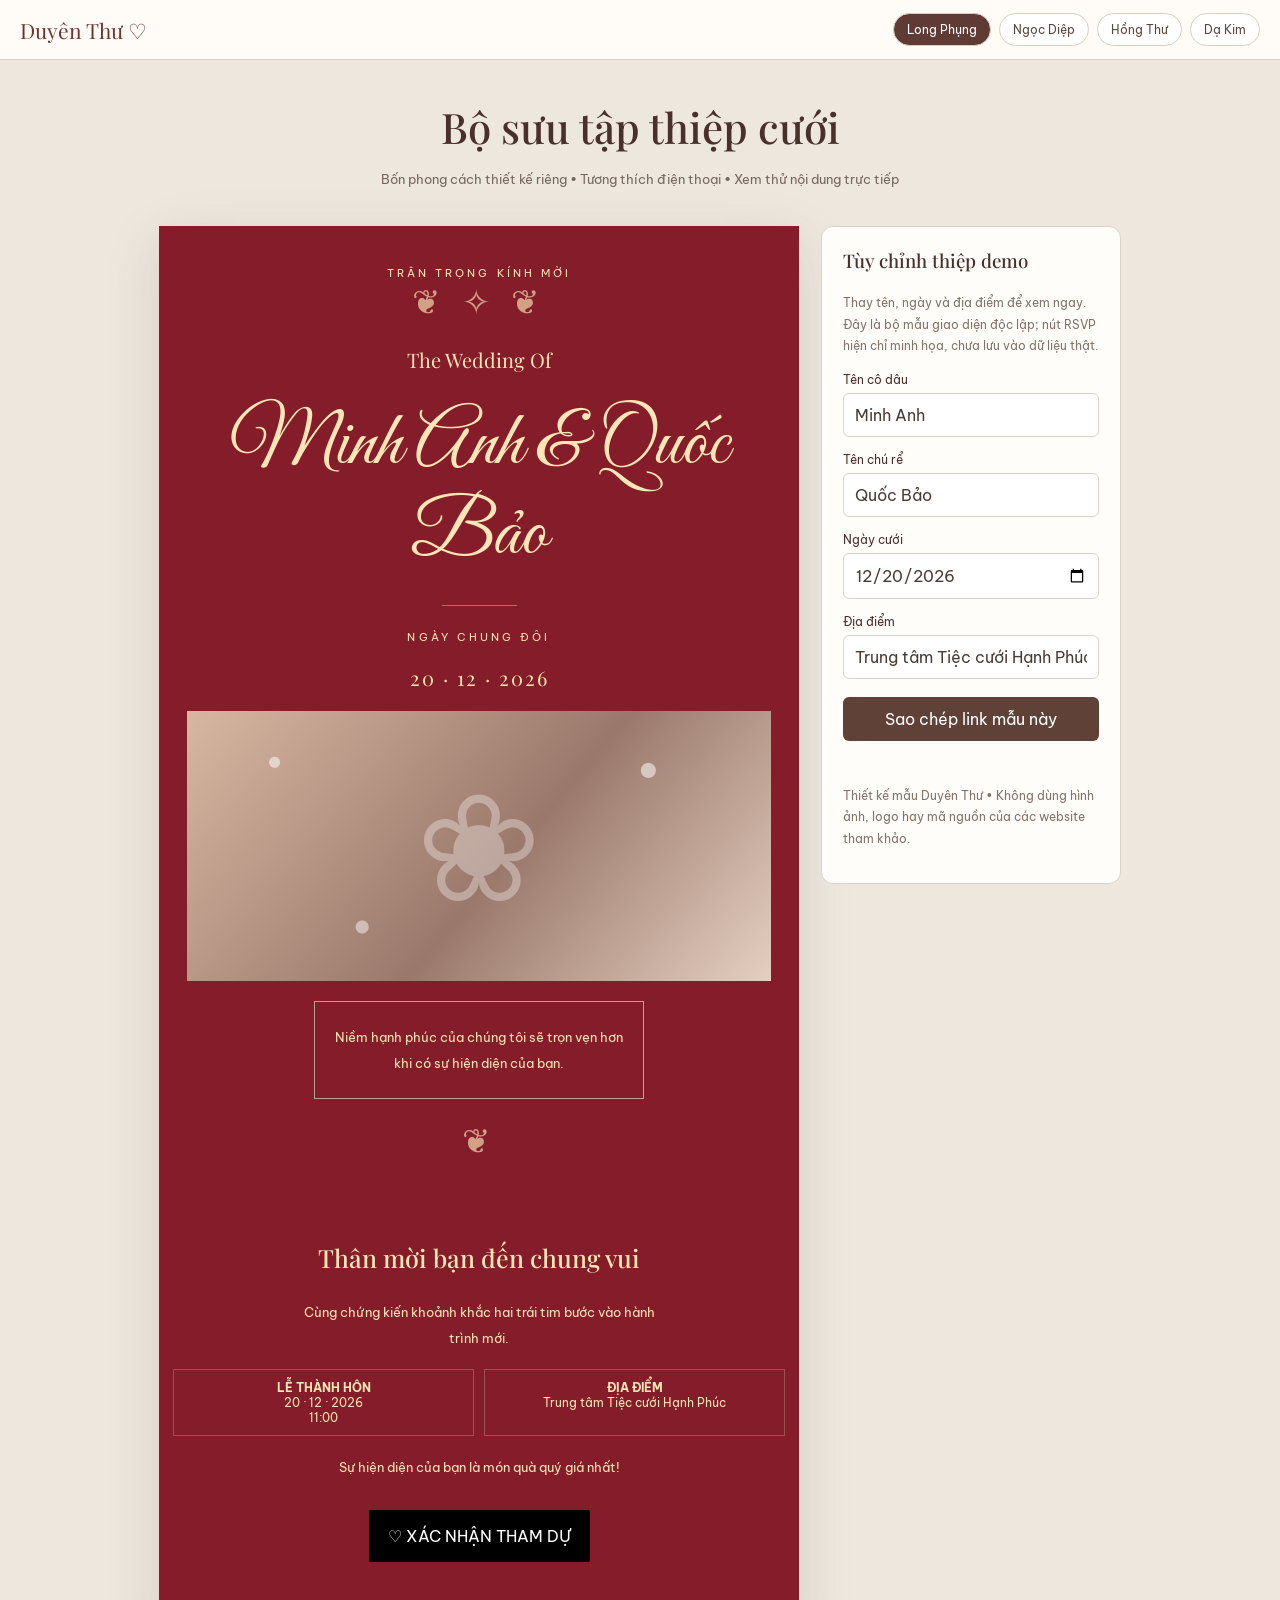
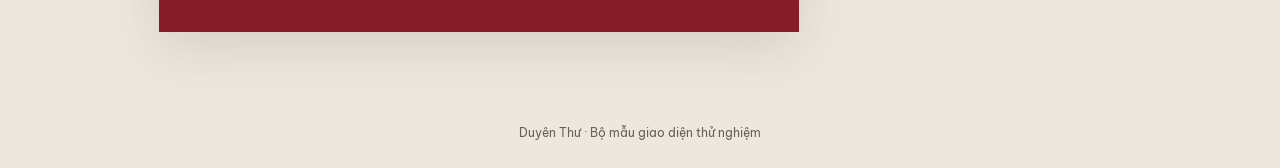
<file: mau-thiep/index.html>
<!doctype html>
<html lang="vi"><head><meta charset="utf-8"><meta name="viewport" content="width=device-width, initial-scale=1"><meta name="theme-color" content="#f7f0e8"><title>Bộ sưu tập thiệp cưới | Duyên Thư</title>
<link rel="preconnect" href="https://fonts.googleapis.com"><link rel="preconnect" href="https://fonts.gstatic.com" crossorigin>
<link href="https://fonts.googleapis.com/css2?family=Great+Vibes&family=Playfair+Display:wght@400;500;600;700&family=Be+Vietnam+Pro:wght@300;400;500;600&display=swap" rel="stylesheet">
<style>
:root{--ink:#4a302b;--gold:#ba9761}*{box-sizing:border-box}html{scroll-behavior:smooth}body{margin:0;background:#eee7de;color:var(--ink);font-family:"Be Vietnam Pro",sans-serif}button,input{font:inherit}button{cursor:pointer}.top{position:sticky;top:0;z-index:20;background:rgba(255,252,247,.96);backdrop-filter:blur(10px);border-bottom:1px solid #d9cfc2;padding:13px 20px;display:flex;justify-content:space-between;align-items:center;gap:12px}.brand{font-family:"Playfair Display",serif;font-size:21px;text-decoration:none;color:#6e352f}.nav{display:flex;gap:8px;flex-wrap:wrap}.nav button{border:1px solid #d9cec0;background:white;color:#5a4840;padding:8px 13px;border-radius:20px;font-size:12px}.nav button.active{background:#603b36;color:#fff}.intro{text-align:center;padding:34px 15px 22px}.intro h1{font-family:"Playfair Display",serif;font-weight:500;margin:5px;font-size:clamp(25px,4vw,42px)}.intro p{color:#75675e;font-size:13px;line-height:1.8}.stage{max-width:1100px;margin:auto;display:grid;grid-template-columns:minmax(300px,640px) minmax(220px,300px);justify-content:center;gap:22px;align-items:start;padding:0 16px 65px}.card{min-height:790px;overflow:hidden;box-shadow:0 15px 50px #53433525;background:white;position:relative;text-align:center}.card section{padding:40px 28px}.card .eyebrow{font-size:11px;letter-spacing:.28em;text-transform:uppercase}.card h2{font-family:"Great Vibes",cursive;font-weight:400;font-size:clamp(49px,8vw,78px);line-height:1.15;margin:24px 0}.card .date{font-family:"Playfair Display",serif;font-size:20px;letter-spacing:.1em}.card .rule{height:1px;width:75px;margin:24px auto;background:currentColor;opacity:.4}.card .lead{font-family:"Playfair Display",serif;font-size:20px;line-height:1.7}.card .bodycopy{font-size:13px;line-height:2;max-width:370px;margin:18px auto}.card .outline{border:1px solid currentColor;padding:16px;margin:32px auto;max-width:300px}.flourish{font-size:34px;letter-spacing:.2em;opacity:.65}.heroimg{background:linear-gradient(130deg,#d7b7a1 0%,#9a796c 55%,#e5cfc0 100%);height:270px;position:relative;display:grid;place-items:center}.heroimg:after{content:"❀";font-size:150px;color:#fff5;position:absolute}.petals{position:absolute;inset:0;pointer-events:none;background:radial-gradient(circle at 15% 19%,#fff8 0 5px,transparent 6px),radial-gradient(circle at 79% 22%,#fff8 0 7px,transparent 8px),radial-gradient(circle at 30% 80%,#fff7 0 6px,transparent 7px)}.info{padding:22px 18px;border:1px solid #baa38e;margin:20px auto;max-width:330px;font-size:13px;line-height:2}.details{padding:14px!important}.details h3{font-family:"Playfair Display",serif;font-weight:500;font-size:25px}.details a{color:inherit}.details .grid2{display:grid;grid-template-columns:1fr 1fr;gap:10px;margin:18px 0}.details .grid2 div{border:1px solid #b7a38a66;padding:10px;font-size:12px}.rsvp{margin:12px auto;padding:16px 19px;border:0;border-radius:2px;background:currentColor;position:relative}.rsvp span{color:white}.side{background:#fffdfa;border:1px solid #ddd2c7;border-radius:12px;padding:21px;position:sticky;top:85px}.side h3{font-family:"Playfair Display",serif;font-weight:500;margin-top:0}.side label{display:block;font-size:12px;margin:15px 0 6px}.side input{display:block;width:100%;border:1px solid #ded3c6;border-radius:6px;padding:11px;color:#493c35;background:white}.side p{font-size:12px;color:#837369;line-height:1.8}.side .btn{display:block;width:100%;background:#604138;border:0;color:white;border-radius:6px;padding:12px;margin-top:18px}.foot{text-align:center;font-size:12px;padding:28px;color:#6b5e55}.status{font-size:12px;color:#6e4a35;min-height:20px;margin-top:12px}
.card[data-style="ruby"]{background:#841d29;color:#fbe6b7}.ruby .cover{border:2px solid #bd9452;margin:20px;min-height:650px;background:radial-gradient(ellipse at 50% 30%,#a93b43,#701523 83%);outline:1px solid #bd9452;outline-offset:-12px}.ruby .cover:before,.ruby .cover:after{content:"❦";display:block;font-size:46px;color:#d7ad67}.ruby .cover:after{transform:rotate(180deg)}.ruby h2{font-family:"Playfair Display",serif;font-size:clamp(39px,5vw,61px)}.ruby .lead{color:#ffecc6}
.card[data-style="garden"]{background:#f5eee3;color:#56654d}.garden .cover{border:1px solid #7f92785e;margin:18px;background:radial-gradient(circle at 0% 0%,#c8d4ba80,transparent 40%),radial-gradient(circle at 100% 100%,#b8c9ab70,transparent 40%)}.garden .flourish{color:#879e73}.garden h2{color:#647850}
.card[data-style="rose"]{background:#f9e6e2;color:#83535c}.rose .cover{margin:14px;border:1px solid #cda7a9;background:radial-gradient(ellipse at 45% -5%,#f8c9c999,transparent 55%),radial-gradient(ellipse at 110% 80%,#ecc2c0,transparent 55%)}.rose .flourish{color:#b87889}
.card[data-style="noir"]{background:#22211f;color:#ddc5a0}.noir .cover{margin:22px;border:1px solid #c4a771;background:linear-gradient(145deg,#1a1a19,#35312d,#171716)}.noir h2{font-family:"Playfair Display",serif;font-style:italic;font-size:clamp(41px,5vw,68px)}.noir .heroimg{background:linear-gradient(140deg,#554f44,#211f1c,#756853)}.noir .info{border-color:#b8a57b}
@media(max-width:760px){.top{position:relative;display:block;text-align:center}.nav{margin-top:12px;justify-content:center}.stage{display:flex;flex-direction:column;align-items:stretch;padding:0 10px 30px}.card{min-height:720px}.side{position:static;order:-1}.intro{padding:18px 9px}.card section{padding:30px 16px}}
</style></head><body>
<header class="top"><a class="brand" href="../index.html">Duyên Thư ♡</a><nav class="nav" aria-label="Chọn mẫu"><button data-choose="ruby">Long Phụng</button><button data-choose="garden">Ngọc Diệp</button><button data-choose="rose">Hồng Thư</button><button data-choose="noir">Dạ Kim</button></nav></header>
<div class="intro"><h1>Bộ sưu tập thiệp cưới</h1><p>Bốn phong cách thiết kế riêng • Tương thích điện thoại • Xem thử nội dung trực tiếp</p></div>
<main class="stage"><article class="card" id="card" data-style="ruby"><div class="cover"><section><div class="eyebrow">Trân trọng kính mời</div><div class="flourish" aria-hidden="true">❦ ✧ ❦</div><p class="lead">The Wedding Of</p><h2 id="names">Minh Anh <small style="font-size:.65em">&</small> Quốc Bảo</h2><div class="rule"></div><p class="eyebrow">Ngày chung đôi</p><p class="date" id="date">20 · 12 · 2026</p><div class="heroimg" role="img" aria-label="Họa tiết hoa trang trí"><div class="petals"></div></div><div class="info">Niềm hạnh phúc của chúng tôi sẽ trọn vẹn hơn khi có sự hiện diện của bạn.</div><div class="flourish">❦</div></section></div><section class="details"><h3>Thân mời bạn đến chung vui</h3><p class="bodycopy">Cùng chứng kiến khoảnh khắc hai trái tim bước vào hành trình mới.</p><div class="grid2"><div><strong>LỄ THÀNH HÔN</strong><br><span id="date2">20 · 12 · 2026</span><br>11:00</div><div><strong>ĐỊA ĐIỂM</strong><br><span id="venue">Trung tâm Tiệc cưới Hạnh Phúc</span></div></div><p class="bodycopy">Sự hiện diện của bạn là món quà quý giá nhất!</p><button class="rsvp" id="rsvp"><span>♡ XÁC NHẬN THAM DỰ</span></button><p class="status" id="status" role="status"></p></section></article>
<aside class="side"><h3>Tùy chỉnh thiệp demo</h3><p>Thay tên, ngày và địa điểm để xem ngay. Đây là bộ mẫu giao diện độc lập; nút RSVP hiện chỉ minh họa, chưa lưu vào dữ liệu thật.</p><label for="bride">Tên cô dâu</label><input id="bride" maxlength="28" value="Minh Anh"><label for="groom">Tên chú rể</label><input id="groom" maxlength="28" value="Quốc Bảo"><label for="day">Ngày cưới</label><input type="date" id="day" value="2026-12-20"><label for="place">Địa điểm</label><input id="place" maxlength="80" value="Trung tâm Tiệc cưới Hạnh Phúc"><button class="btn" id="share">Sao chép link mẫu này</button><div class="status" id="sharestatus" role="status"></div><p>Thiết kế mẫu Duyên Thư • Không dùng hình ảnh, logo hay mã nguồn của các website tham khảo.</p></aside></main><footer class="foot">Duyên Thư · Bộ mẫu giao diện thử nghiệm</footer>
<script>
const styles=["ruby","garden","rose","noir"];const params=new URLSearchParams(location.search);let style=styles.includes(params.get("mau"))?params.get("mau"):"ruby";
const $=id=>document.getElementById(id);
function refresh(){const a=$("bride").value.trim()||"Cô dâu",b=$("groom").value.trim()||"Chú rể";$("names").replaceChildren(document.createTextNode(a+" & "+b));const d=$("day").value;const val=/^\d{4}-\d{2}-\d{2}$/.test(d)?d.slice(8,10)+" · "+d.slice(5,7)+" · "+d.slice(0,4):"Chưa chọn";$("date").textContent=val;$("date2").textContent=val;$("venue").textContent=$("place").value.trim()||"Địa điểm tổ chức";}
function selectStyle(s){style=s;$("card").dataset.style=s;document.querySelectorAll("[data-choose]").forEach(x=>{x.classList.toggle("active",x.dataset.choose===s);x.setAttribute("aria-pressed",String(x.dataset.choose===s));});const u=new URL(location.href);u.searchParams.set("mau",s);history.replaceState(null,"",u);}
document.querySelectorAll("[data-choose]").forEach(x=>x.addEventListener("click",()=>selectStyle(x.dataset.choose)));
["bride","groom","day","place"].forEach(k=>$(k).addEventListener("input",refresh));
$("rsvp").addEventListener("click",()=>$("status").textContent="Bản demo giao diện — RSVP sẽ được kết nối khi tích hợp vào ứng dụng Duyên Thư.");
$("share").addEventListener("click",async()=>{try{await navigator.clipboard.writeText(location.href);$("sharestatus").textContent="Đã sao chép link mẫu."}catch(e){$("sharestatus").textContent="Không sao chép tự động được. Hãy sao chép URL trên trình duyệt."}});
selectStyle(style);refresh();
</script></body></html>
</file>
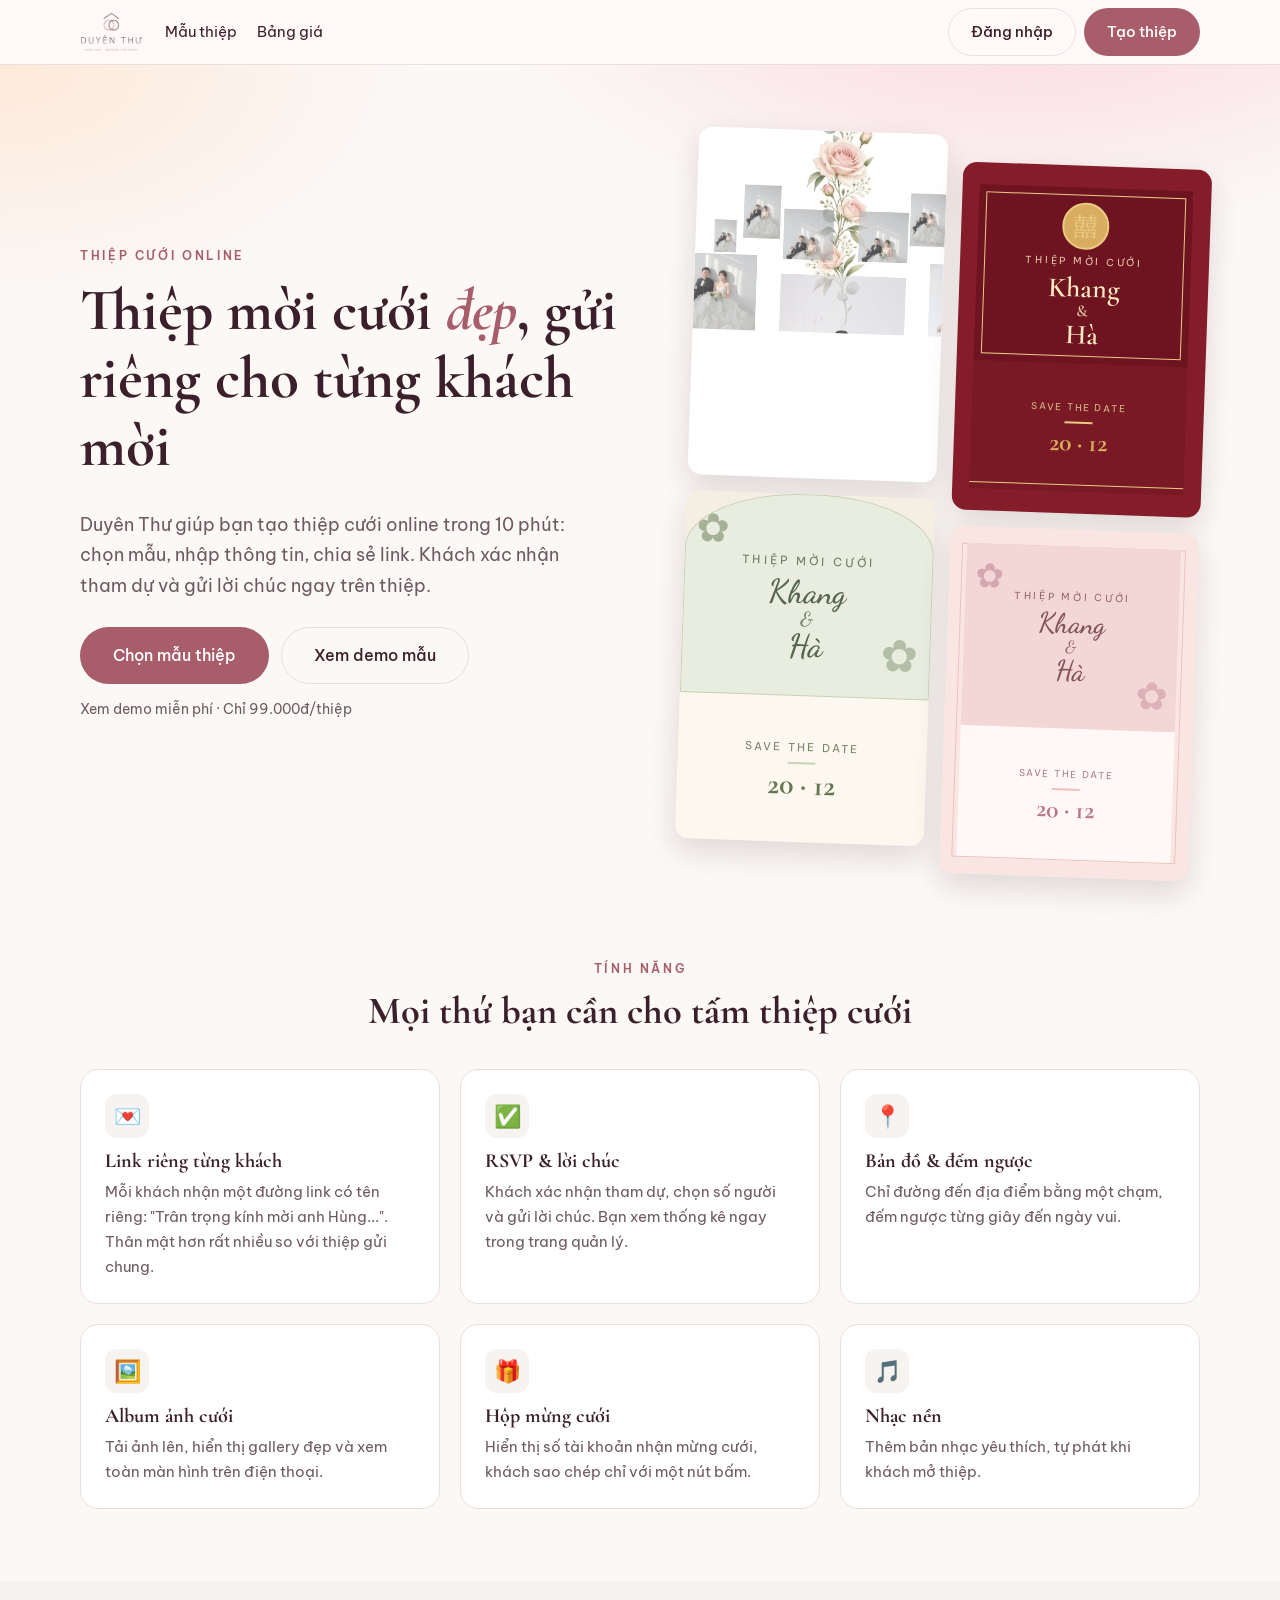
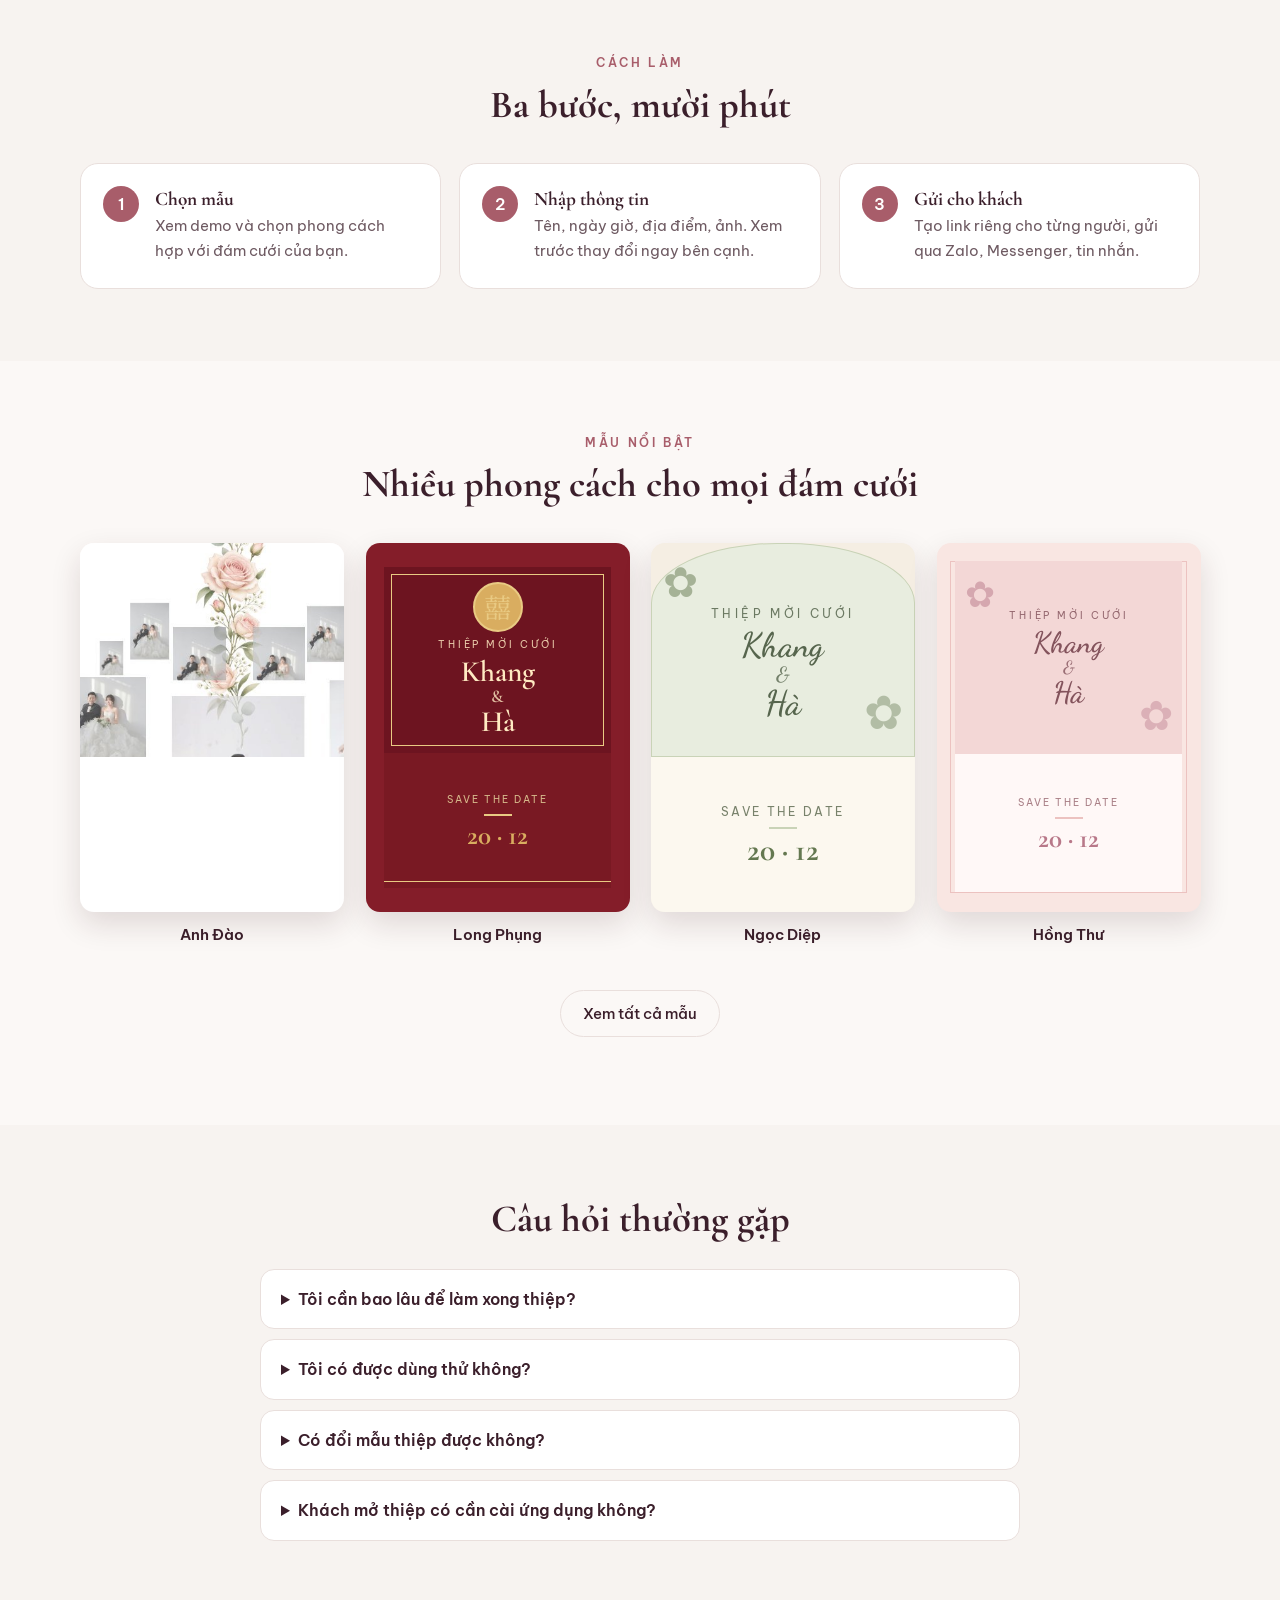
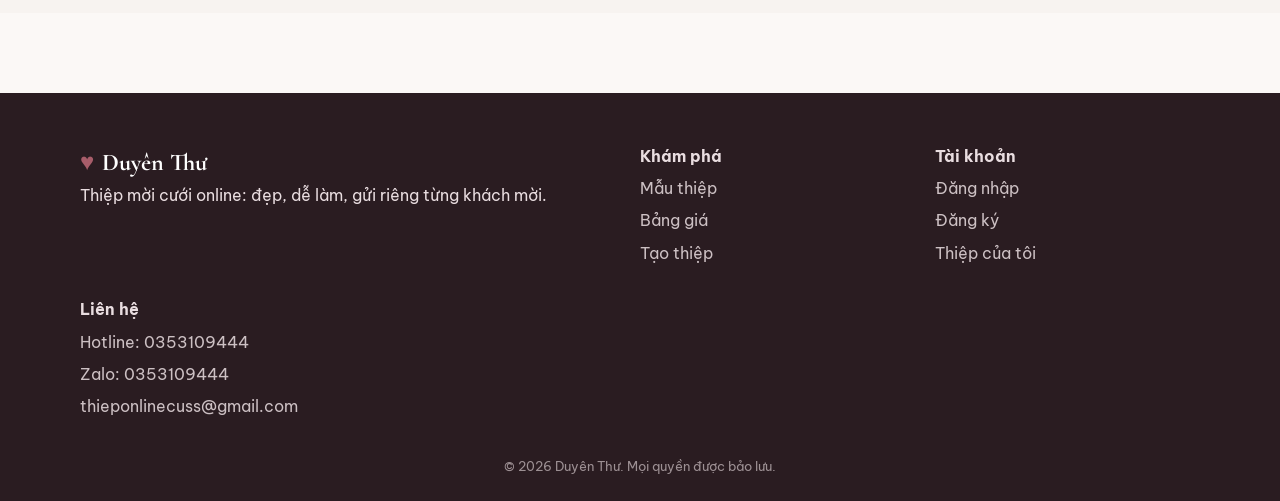
<file: app.html>
<!doctype html>
<html lang="vi">
<head>
  <meta charset="utf-8">
  <meta name="viewport" content="width=device-width, initial-scale=1">
  <meta name="theme-color" content="#3b1f2b">
  <title>Duyên Thư | Thiệp cưới online</title>
  <link rel="icon" href="assets/favicon.png">
  <link rel="preconnect" href="https://fonts.googleapis.com">
  <link rel="preconnect" href="https://fonts.gstatic.com" crossorigin>
  <link rel="stylesheet" href="https://fonts.googleapis.com/css2?family=Be+Vietnam+Pro:wght@300;400;500;600&family=Cormorant+Garamond:ital,wght@0,400;0,500;0,600;0,700;1,400&family=Dancing+Script:wght@500;600;700&family=Noto+Serif+SC:wght@600&display=swap">
  <link rel="stylesheet" href="css/site.css">
</head>
<body>
  <div id="header"></div>
  <main id="app"><p class="muted center" style="padding:60px 20px">Đang tải...</p></main>
  <div id="footer"></div>
  <script type="module" src="js/site.js"></script>
</body>
</html>
</file>
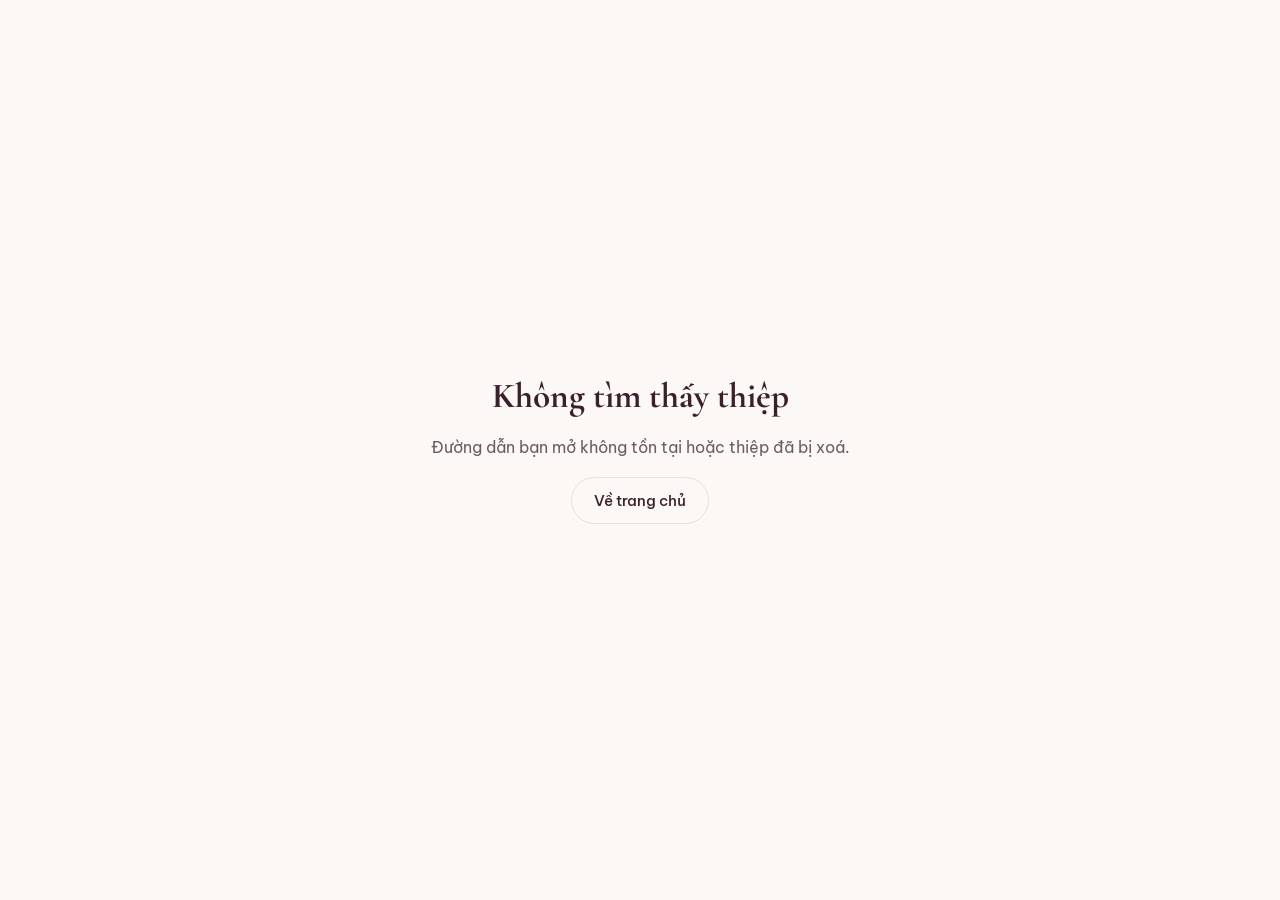
<file: t.html>
<!doctype html>
<html lang="vi">
<head>
  <meta charset="utf-8">
  <meta name="viewport" content="width=device-width, initial-scale=1">
  <meta name="robots" content="noindex, nofollow">
  <meta name="theme-color" content="#3b1f2b">
  <link rel="icon" href="assets/favicon.png">
  <title>Thiệp mời cưới | Duyên Thư</title>
  <link rel="preconnect" href="https://fonts.googleapis.com">
  <link rel="preconnect" href="https://fonts.gstatic.com" crossorigin>
  <link rel="stylesheet" href="https://fonts.googleapis.com/css2?family=Be+Vietnam+Pro:wght@300;400;500;600&family=Cormorant+Garamond:ital,wght@0,400;0,500;0,600;0,700;1,400&family=Dancing+Script:wght@500;600;700&family=Noto+Serif+SC:wght@600&display=swap">
  <link rel="stylesheet" href="css/site.css">
</head>
<body>
  <div id="root"><p class="muted center" style="padding:60px 20px">Đang tải thiệp...</p></div>
  <script type="module">
    import { api, getToken } from './js/api.js';
    import { renderInvitation } from './js/invitation.js';
    import { resolveInvitationTemplate, loadInvitationCss, mergeData, esc } from './js/lib.js';

    const q = new URLSearchParams(location.search);
    const slug = q.get('s') || '';
    const k = q.get('k') || '';
    const preview = q.get('preview') === '1';
    const root = document.getElementById('root');

    function message(title, text) {
      root.innerHTML = `<div style="min-height:100vh;display:grid;place-items:center;padding:24px;text-align:center">
        <div><h1 style="font-family:var(--serif);font-size:2.2rem">${esc(title)}</h1>
        <p style="color:var(--muted);max-width:420px">${esc(text)}</p>
        <a href="./index.html" class="btn btn-ghost">Về trang chủ</a></div></div>`;
    }

    try {
      if (!slug) throw Object.assign(new Error(''), { code: 'not_found' });
      const r = await api('getPublic', { slug, k, preview });
      const tpl = resolveInvitationTemplate(r);
      const data = mergeData(r.data);
      document.title = `${data.groomName} & ${data.brideName} - Thiệp mời cưới | Duyên Thư`;
      await loadInvitationCss();
      renderInvitation(root, {
        tpl, data, slug,
        guest: r.guest,
        wishes: r.wishes || [],
        skipCover: !!r.ownerPreview,
      });
    } catch (e) {
      if (e.code === 'not_found') message('Không tìm thấy thiệp', 'Đường dẫn bạn mở không tồn tại hoặc thiệp đã bị xoá.');
      else if (e.code === 'inactive') message('Thiệp tạm thời chưa mở', 'Thiệp mời này chưa được kích hoạt. Vui lòng liên hệ cô dâu chú rể để được hỗ trợ.');
      else message('Không tải được thiệp', e.message || 'Vui lòng thử lại sau.');
    }
  </script>
</body>
</html>
</file>
<file: css/site.css>
:root {
  --brand: #a85d6a;
  --brand-dark: #3b1f2b;
  --brand-soft: #f7f3f0;
  --ink: #3b1f2b;
  --muted: #6e5a62;
  --line: #e9dfdc;
  --bg: #fbf8f6;
  --card: #ffffff;
  --ok: #1f8a53;
  --warn: #b7791f;
  --serif: 'Cormorant Garamond', 'Playfair Display', Georgia, serif;
  --sans: 'Be Vietnam Pro', system-ui, -apple-system, 'Segoe UI', Roboto, sans-serif;
}
* { box-sizing: border-box; }
html { scroll-behavior: smooth; }
body { margin: 0; font-family: var(--sans); color: var(--ink); background: var(--bg); line-height: 1.65; -webkit-font-smoothing: antialiased; }
a { color: var(--brand); }
img { max-width: 100%; }
h1, h2, h3 { font-family: var(--serif); line-height: 1.15; margin: 0 0 .5em; }
h1 { font-size: clamp(2.3rem, 6vw, 3.7rem); font-weight: 700; }
h2 { font-size: clamp(1.7rem, 4vw, 2.4rem); font-weight: 700; }
h3 { font-size: 1.35rem; font-weight: 700; }
p { margin: 0 0 1em; }
.wrap { width: min(1120px, 100% - 40px); margin-inline: auto; }
.muted { color: var(--muted); }
.center { text-align: center; }

/* header */
.site-header { position: sticky; top: 0; z-index: 40; background: rgba(255,250,249,.9); backdrop-filter: blur(10px); border-bottom: 1px solid var(--line); }
.nav { display: flex; align-items: center; gap: 22px; height: 64px; }
.brand { white-space: nowrap; display: inline-flex; align-items: center; gap: 8px; font-family: var(--serif); font-weight: 700; font-size: 1.5rem; color: var(--ink); text-decoration: none; }
.brand-mark { color: var(--brand); }
.nav-links { display: flex; gap: 20px; flex: 1; }
.nav-links a { color: var(--ink); text-decoration: none; font-size: .95rem; }
.nav-links a:hover { color: var(--brand); }
.nav-cta { display: flex; gap: 8px; align-items: center; }
.nav-cta .btn { white-space: nowrap; }
@media (max-width: 720px) { .nav-cta .btn { padding: 8px 14px; font-size: .88rem; } .nav { gap: 10px; } .nav-links { display: none; } .nav-cta { margin-left: auto; } .brand { font-size: 1.3rem; } }

.btn { display: inline-flex; align-items: center; justify-content: center; gap: 6px; border-radius: 999px; padding: 10px 22px; font: inherit; font-weight: 500; font-size: .95rem; cursor: pointer; text-decoration: none; border: 1px solid transparent; transition: .2s; }
.btn-primary { background: var(--brand); color: #fff; }
.btn-primary:hover { background: var(--brand-dark); }
.btn-ghost { background: transparent; color: var(--ink); border-color: var(--line); }
.btn-ghost:hover { border-color: var(--brand); color: var(--brand); }
.btn-lg { padding: 14px 32px; font-size: 1.02rem; }
.btn-sm { padding: 6px 14px; font-size: .85rem; }
.btn-danger { background: transparent; color: #c0392b; border-color: #efc7c2; }
.btn:disabled { opacity: .6; cursor: not-allowed; }

/* footer */
.site-footer { margin-top: 80px; background: #2a1c21; color: #e9dde0; padding: 50px 0 24px; }
.site-footer a { color: #e9dde0; text-decoration: none; display: block; margin-top: 6px; opacity: .85; }
.site-footer .brand { color: #fff; }
.foot { display: grid; gap: 30px; grid-template-columns: 2fr 1fr 1fr; }
@media (max-width: 720px) { .foot { grid-template-columns: 1fr; } }
.copy { text-align: center; margin: 36px 0 0; font-size: .82rem; opacity: .6; }

/* sections */
.section { padding: 72px 0; }
.section-alt { background: var(--brand-soft); }
.eyebrow { text-transform: uppercase; letter-spacing: .22em; font-size: .75rem; color: var(--brand); font-weight: 600; margin-bottom: 10px; }

.hero-home { padding: 70px 0 40px; background: radial-gradient(900px 420px at 80% -10%, #fbd6df 0%, transparent 60%), radial-gradient(700px 400px at 0% 0%, #fde9d9 0%, transparent 60%); }
.hero-grid { display: grid; gap: 40px; grid-template-columns: 1.05fr .95fr; align-items: center; }
@media (max-width: 860px) { .hero-grid { grid-template-columns: 1fr; } }
.hero-home h1 em { color: var(--brand); font-style: italic; }
.hero-home .lead { font-size: 1.15rem; color: var(--muted); max-width: 520px; }
.hero-actions { display: flex; gap: 12px; flex-wrap: wrap; margin: 26px 0 14px; }
.hero-note { font-size: .88rem; color: var(--muted); }
.hero-thumbs { display: grid; grid-template-columns: repeat(2, 1fr); gap: 16px; transform: rotate(2deg); }
.hero-thumbs .thumb:nth-child(even) { transform: translateY(26px); }

.grid-3 { display: grid; gap: 20px; grid-template-columns: repeat(3, 1fr); }
.grid-4 { display: grid; gap: 22px; grid-template-columns: repeat(4, 1fr); }
@media (max-width: 960px) { .grid-4 { grid-template-columns: repeat(3, 1fr); } }
@media (max-width: 760px) { .grid-3 { grid-template-columns: 1fr; } .grid-4 { grid-template-columns: repeat(2, 1fr); gap: 14px; } }
.feature { background: var(--card); border: 1px solid var(--line); border-radius: 18px; padding: 24px; }
.feature .ic { width: 44px; height: 44px; border-radius: 12px; background: var(--brand-soft); display: grid; place-items: center; font-size: 22px; margin-bottom: 12px; }
.feature h3 { font-size: 1.25rem; margin-bottom: .3em; }
.feature p { color: var(--muted); margin: 0; font-size: .95rem; }
.steps { counter-reset: s; display: grid; gap: 18px; grid-template-columns: repeat(3, 1fr); }
@media (max-width: 760px) { .steps { grid-template-columns: 1fr; } }
.step { position: relative; padding: 24px 24px 24px 74px; background: var(--card); border: 1px solid var(--line); border-radius: 18px; }
.step::before { counter-increment: s; content: counter(s); position: absolute; left: 22px; top: 22px; width: 36px; height: 36px; border-radius: 50%; background: var(--brand); color: #fff; display: grid; place-items: center; font-weight: 600; }
.step h3 { font-size: 1.2rem; margin-bottom: .2em; } .step p { margin: 0; color: var(--muted); font-size: .94rem; }

/* thumbnail mẫu thiệp (vẽ bằng CSS) */
.thumb { container-type: inline-size; position: relative; aspect-ratio: 3/4.2; border-radius: 14px; overflow: hidden; background: var(--bg); color: var(--ink); box-shadow: 0 12px 30px rgba(60,20,30,.14); display: grid; grid-template-rows: 58% 1fr; text-align: center; font-family: var(--serif); }
.thumb .t-top { background: var(--hero); color: var(--heroInk); display: grid; place-items: center; align-content: center; gap: 4px; padding: 10px; position: relative; }
.thumb .t-kick { font-family: var(--sans); font-size: max(4px, 4.6cqw); letter-spacing: .28em; text-transform: uppercase; opacity: .85; }
.thumb .t-names { font-size: 13cqw; font-weight: 600; line-height: 1.05; display: grid; }
.thumb .t-names i { font-style: normal; font-size: .6em; opacity: .8; }
.thumb .t-bot { display: grid; place-items: center; align-content: center; gap: 2px; padding: 8px; background: var(--paper); }
.thumb .t-date { font-size: 12cqw; font-weight: 700; color: var(--accent); line-height: 1; }
.thumb .t-sub { font-family: var(--sans); font-size: max(4px, 4.4cqw); letter-spacing: .2em; text-transform: uppercase; color: var(--muted); }
.thumb .t-line { width: 28px; height: 2px; background: var(--accent2); margin: 4px 0; }
.thumb.l-hy .t-top::before, .thumb.l-gold .t-top::before { content: ''; position: absolute; inset: 7px; border: 1px solid var(--accent2); pointer-events: none; }
.thumb.l-gold .t-top::before { border-color: var(--accent); }
.thumb.l-hy .t-hy { width: 22cqw; height: 22cqw; border-radius: 50%; border: 2px double var(--accent2); background: var(--accent); color: var(--accent2); display: grid; place-items: center; font-size: 12cqw; font-family: 'Noto Serif SC', serif; }
.thumb.l-floral .t-names { font-family: 'Dancing Script', cursive; }
.thumb.l-floral .t-top::after { content: '✿'; position: absolute; top: 2cqw; left: 4cqw; font-size: 16cqw; color: var(--accent); opacity: .5; }
.thumb.l-floral .t-top::before { content: '✿'; position: absolute; bottom: 1cqw; right: 4cqw; font-size: 18cqw; color: var(--accent); opacity: .4; }
.thumb.l-minimal .t-names { font-weight: 300; text-transform: uppercase; letter-spacing: .06em; font-size: 10.5cqw; }
.thumb.l-gold .t-names { color: var(--accent); text-transform: uppercase; letter-spacing: .05em; font-size: 10.5cqw; }
.thumb.l-gold .t-bot { background: var(--paper); }
.thumb.l-gold .t-sub { color: var(--muted); }

/* thư viện mẫu */
.page-head { padding: 52px 0 24px; text-align: center; }
.page-head p { color: var(--muted); max-width: 560px; margin: 0 auto; }
.filters { display: flex; gap: 10px 22px; flex-wrap: wrap; justify-content: center; margin: 10px 0 34px; }
.chips { display: flex; gap: 8px; flex-wrap: wrap; align-items: center; }
.chips b { font-size: .8rem; color: var(--muted); font-weight: 500; margin-right: 2px; }
.chip { padding: 6px 15px; border-radius: 999px; border: 1px solid var(--line); background: #fff; font-size: .88rem; text-decoration: none; color: var(--ink); }
.chip.on { background: var(--brand); color: #fff; border-color: var(--brand); }
.tpl-card { display: grid; gap: 10px; }
.tpl-card h3 { font-size: 1.08rem; margin: 0; font-family: var(--sans); font-weight: 600; }
.tpl-meta { display: flex; gap: 6px; flex-wrap: wrap; margin-top: -4px; }
.tag { font-size: .72rem; padding: 2px 9px; border-radius: 999px; background: var(--brand-soft); color: var(--brand-dark); }
.tag-new { background: var(--brand); color: #fff; }
.tpl-actions { display: flex; gap: 8px; }
.tpl-actions .btn { flex: 1; padding: 8px 10px; font-size: .85rem; }

/* demo bar */
.demo-bar { position: fixed; top: 0; left: 0; right: 0; z-index: 90; display: flex; align-items: center; justify-content: space-between; gap: 10px; padding: 10px 16px; background: rgba(36,26,29,.92); color: #fff; backdrop-filter: blur(8px); font-size: .9rem; }
.demo-bar a, .demo-bar span { color: #fff; white-space: nowrap; }
@media (max-width: 560px) { .demo-bar span { display: none; } }
.demo-bar .btn-primary { color: #fff; }
.demo-spacer { height: 52px; background: #3b1f2b; }

/* pricing */
.price-card { max-width: 460px; margin: 0 auto; background: #fff; border: 2px solid var(--brand); border-radius: 24px; padding: 36px 32px; text-align: center; box-shadow: 0 20px 50px rgba(59,31,43,.12); }
.price-card .amount { font-family: var(--serif); font-size: 3.6rem; font-weight: 700; color: var(--brand); line-height: 1; }
.price-card ul { list-style: none; padding: 0; margin: 22px 0 26px; text-align: left; display: grid; gap: 9px; }
.price-card li::before { content: '✓'; color: var(--ok); font-weight: 700; margin-right: 10px; }

/* faq */
.faq { max-width: 760px; margin: 0 auto; display: grid; gap: 10px; }
.faq details { background: #fff; border: 1px solid var(--line); border-radius: 14px; padding: 16px 20px; }
.faq summary { cursor: pointer; font-weight: 600; }
.faq p { margin: 10px 0 0; color: var(--muted); }

/* forms */
.card { background: var(--card); border: 1px solid var(--line); border-radius: 18px; padding: 26px; }
.auth { max-width: 440px; margin: 56px auto; }
.field { display: grid; gap: 6px; margin-bottom: 16px; font-size: .9rem; font-weight: 500; }
.field > span.hint { font-weight: 400; color: var(--muted); font-size: .8rem; }
.field input, .field select, .field textarea { width: 100%; font: inherit; font-weight: 400; padding: 11px 14px; border: 1px solid var(--line); border-radius: 10px; background: #fff; color: var(--ink); }
.field input:focus, .field select:focus, .field textarea:focus { outline: 2px solid var(--brand); outline-offset: 1px; border-color: transparent; }
.field textarea { resize: vertical; min-height: 80px; }
.alert { padding: 11px 14px; border-radius: 10px; font-size: .92rem; margin-bottom: 16px; }
.alert-err { background: #fdecea; color: #a8261c; }
.alert-ok { background: #e6f6ed; color: #17653c; }
.alert-info { background: #fff6e0; color: #7a5a12; }
.row2 { display: grid; grid-template-columns: 1fr 1fr; gap: 14px; }
@media (max-width: 560px) { .row2 { grid-template-columns: 1fr; } }

/* picker tạo thiệp */
.picker { display: grid; grid-template-columns: repeat(4, 1fr); gap: 14px; margin-bottom: 24px; }
@media (max-width: 860px) { .picker { grid-template-columns: repeat(2, 1fr); } }
.pick { cursor: pointer; position: relative; display: grid; gap: 6px; text-align: center; font-size: .85rem; font-weight: 500; }
.pick input { position: absolute; opacity: 0; pointer-events: none; }
.pick .thumb { outline: 3px solid transparent; outline-offset: 3px; transition: .2s; box-shadow: 0 6px 16px rgba(60,20,30,.12); }
.pick input:checked + .thumb { outline-color: var(--brand); }
.pick input:focus-visible + .thumb { outline-color: var(--ink); }

/* quản lý */
.dash-head { display: flex; justify-content: space-between; align-items: center; gap: 16px; padding: 40px 0 20px; flex-wrap: wrap; }
.inv-list { display: grid; gap: 16px; grid-template-columns: repeat(auto-fill, minmax(300px, 1fr)); }
.inv-item { display: grid; grid-template-columns: 84px 1fr; gap: 16px; align-items: center; background: #fff; border: 1px solid var(--line); border-radius: 18px; padding: 16px; }
.inv-item h3 { font-family: var(--sans); font-size: 1.05rem; margin: 0; }
.inv-item .actions { display: flex; gap: 8px; margin-top: 10px; flex-wrap: wrap; }
.badge { display: inline-block; font-size: .74rem; padding: 2px 10px; border-radius: 999px; font-weight: 600; }
.badge-ok { background: #e1f4ea; color: #17653c; }
.badge-trial { background: #fff3d6; color: #8a6112; }
.badge-off { background: #fde4e1; color: #a8261c; }
.badge-pending { background: #e6eefc; color: #234a99; }

.tabs { display: flex; gap: 4px; border-bottom: 1px solid var(--line); margin-bottom: 26px; overflow-x: auto; }
.tabs a { padding: 12px 18px; text-decoration: none; color: var(--muted); border-bottom: 3px solid transparent; white-space: nowrap; font-weight: 500; }
.tabs a.on { color: var(--brand); border-color: var(--brand); }
.editor { display: grid; grid-template-columns: minmax(0, 1.25fr) minmax(0, .75fr); gap: 28px; align-items: start; }
@media (max-width: 1000px) { .editor { grid-template-columns: 1fr; } }
.editor-form { display: grid; gap: 18px; }
.fieldset { background: #fff; border: 1px solid var(--line); border-radius: 16px; padding: 22px; }
.fieldset > h3 { font-family: var(--sans); font-size: 1.02rem; margin-bottom: 14px; }
.preview { position: sticky; top: 84px; }
.preview-frame { width: 100%; aspect-ratio: 9/17; border: 8px solid #3b1f2b; border-radius: 28px; background: #fff; overflow: hidden; }
.preview-frame iframe { width: 100%; height: 100%; border: 0; }
.save-bar { position: sticky; bottom: 0; z-index: 20; background: rgba(255,250,249,.95); backdrop-filter: blur(8px); border: 1px solid var(--line); border-radius: 16px; padding: 12px 16px; display: flex; gap: 14px; align-items: center; justify-content: space-between; box-shadow: 0 -6px 20px rgba(60,20,30,.06); }
.img-field { display: flex; gap: 12px; align-items: center; flex-wrap: wrap; }
.img-thumb { width: 64px; height: 64px; border-radius: 10px; background: var(--brand-soft); overflow: hidden; display: grid; place-items: center; color: var(--muted); font-size: .7rem; flex: none; }
.img-thumb img { width: 100%; height: 100%; object-fit: cover; }
.gal-grid { display: grid; grid-template-columns: repeat(auto-fill, minmax(86px, 1fr)); gap: 10px; margin-bottom: 12px; }
.gal-item { position: relative; aspect-ratio: 1; border-radius: 10px; overflow: hidden; background: var(--brand-soft); }
.gal-item img { width: 100%; height: 100%; object-fit: cover; }
.gal-item button { position: absolute; top: 4px; right: 4px; width: 24px; height: 24px; border-radius: 50%; border: 0; background: rgba(0,0,0,.65); color: #fff; cursor: pointer; line-height: 1; }
.table { width: 100%; border-collapse: collapse; font-size: .92rem; }
.table th, .table td { text-align: left; padding: 10px 12px; border-bottom: 1px solid var(--line); vertical-align: top; }
.table th { font-weight: 600; color: var(--muted); font-size: .8rem; text-transform: uppercase; letter-spacing: .06em; }
.table-wrap { overflow-x: auto; background: #fff; border: 1px solid var(--line); border-radius: 16px; }
.stat-row { display: grid; grid-template-columns: repeat(3, 1fr); gap: 14px; margin-bottom: 20px; }
.stat { background: #fff; border: 1px solid var(--line); border-radius: 16px; padding: 18px; text-align: center; }
.stat b { display: block; font-family: var(--serif); font-size: 2.2rem; color: var(--brand); line-height: 1.1; }
.stat span { font-size: .82rem; color: var(--muted); }
.link-box { display: flex; gap: 8px; align-items: center; }
.link-box input { flex: 1; min-width: 0; font: inherit; font-size: .82rem; padding: 7px 10px; border: 1px solid var(--line); border-radius: 8px; background: var(--bg); }
.pay-grid { display: grid; grid-template-columns: 1fr 1fr; gap: 28px; align-items: start; }
@media (max-width: 800px) { .pay-grid { grid-template-columns: 1fr; } }
.qr { width: 100%; max-width: 320px; border-radius: 14px; border: 1px solid var(--line); background: #fff; }
.kv { display: grid; grid-template-columns: 130px 1fr; gap: 8px 12px; font-size: .95rem; }
.kv dt { color: var(--muted); } .kv dd { margin: 0; font-weight: 500; word-break: break-all; }
.empty { text-align: center; padding: 60px 20px; background: #fff; border: 1px dashed var(--line); border-radius: 18px; }


/* Thư viện mẫu dạng thẻ demo, gần với bố cục tham khảo */
.tpl-card-showcase { display: block; min-width: 0; }
.tpl-preview { position: relative; overflow: hidden; isolation: isolate; border-radius: 10px; background: #f6efe2; box-shadow: 0 5px 18px rgba(38,24,18,.15); }
.tpl-preview-link { display: block; text-decoration: none; }
.tpl-preview .thumb { width: 100%; aspect-ratio: 3 / 4.8; border-radius: 10px; box-shadow: none; transition: transform .35s ease; }
.tpl-preview:hover .thumb { transform: scale(1.025); }
.tpl-new-badge { position: absolute; z-index: 2; top: 12px; left: 12px; padding: 5px 13px; border-radius: 999px; color: #4a3427; background: rgba(255,255,255,.94); box-shadow: 0 2px 8px rgba(0,0,0,.08); font-size: .75rem; }
.tpl-preview-overlay { position: absolute; z-index: 1; inset: auto 0 0; padding: 58px 12px 12px; color: #fff; background: linear-gradient(transparent, rgba(22,18,19,.76) 38%, rgba(22,18,19,.88)); pointer-events: none; }
.tpl-preview-title { margin-bottom: 10px; font-size: .9rem; font-weight: 650; text-shadow: 0 1px 4px rgba(0,0,0,.5); }
.tpl-preview-actions { display: flex; gap: 8px; pointer-events: auto; }
.tpl-preview-actions .btn { display: flex; flex: 1; align-items: center; justify-content: center; gap: 6px; min-width: 0; padding: 9px 7px; border: 0; border-radius: 7px; font-size: .78rem; font-weight: 650; line-height: 1.2; text-decoration: none; white-space: nowrap; }
.tpl-preview-actions .btn-demo { color: #fff; background: #4d4fe8; }
.tpl-preview-actions .btn-create { color: #252525; background: #fff; }
.tpl-preview-actions .btn:hover { filter: brightness(1.06); }
.tpl-card-showcase .tpl-meta { margin-top: 8px; }
@media (max-width: 560px) {
  .tpl-preview .thumb { aspect-ratio: 3 / 4.35; }
  .tpl-preview-overlay { padding: 44px 8px 8px; }
  .tpl-preview-actions { gap: 5px; }
  .tpl-preview-actions .btn { padding: 8px 4px; font-size: .7rem; }
  .tpl-new-badge { top: 8px; left: 8px; }
}


/* Distinct miniature compositions for the ten invitation design families */
.thumb.d-editorial { padding: 9% 7%; }
.thumb.d-editorial::before { content: ''; position: absolute; inset: 8% 7%; border-top: 1px solid var(--accent2); border-bottom: 1px solid var(--accent2); pointer-events: none; }
.thumb.d-arch .t-top { border: 1px solid var(--accent2); border-radius: 48% 48% 0 0 / 28% 28% 0 0; padding: 20% 5% 10%; }
.thumb.d-frame { padding: 7%; }
.thumb.d-frame::before { content: ''; position: absolute; inset: 5%; border: 1px double var(--accent2); pointer-events: none; }
.thumb.d-botanical::before { content: '❧'; position: absolute; top: 3%; left: 4%; font-size: 2.4rem; color: var(--accent2); }
.thumb.d-botanical::after { content: '❧'; position: absolute; bottom: 3%; right: 4%; font-size: 2.4rem; color: var(--accent2); transform: rotate(180deg); }
.thumb.d-ornate::before { content: '✦'; position: absolute; top: 6%; left: 0; right: 0; text-align: center; color: var(--accent2); font-size: 1.1rem; }
.thumb.d-modern .t-top { text-align: left; align-items: start; border-left: 3px solid var(--accent); padding-left: 8%; }
.thumb.d-modern .t-names { justify-items: start; text-align: left; }
.thumb.d-letterpress { border: 3px double var(--accent2); }
.thumb.d-letterpress .t-top { border-bottom: 1px solid var(--accent2); }
.thumb.d-terrace .t-bot { border-top: 1px solid var(--accent2); }
.thumb.d-monogram .t-top::before { content: '✧'; color: var(--accent2); font-size: 1.1rem; }


/* Mobile navigation and usability pass */
.nav { position: relative; }
.nav-cta { flex-shrink: 0; }
.nav-menu-toggle { display:none; width:42px; height:42px; padding:10px; border:1px solid var(--line); border-radius:12px; background:#fff; color:var(--ink); align-items:center; justify-content:center; flex-direction:column; gap:4px; cursor:pointer; }
.nav-menu-toggle span { display:block; width:18px; height:2px; border-radius:2px; background:currentColor; transition:transform .18s, opacity .18s; }
.nav-menu-toggle.is-open span:first-child { transform:translateY(6px) rotate(45deg); }
.nav-menu-toggle.is-open span:nth-child(2) { opacity:0; }
.nav-menu-toggle.is-open span:last-child { transform:translateY(-6px) rotate(-45deg); }
.mobile-nav { position:absolute; top:calc(100% + 1px); left:0; right:0; z-index:60; padding:10px; background:rgba(255,250,249,.98); border:1px solid var(--line); border-top:0; border-radius:0 0 16px 16px; box-shadow:0 16px 30px rgba(40,20,28,.12); }
.mobile-nav[hidden] { display:none !important; }
.mobile-nav a { display:flex; align-items:center; min-height:46px; padding:10px 14px; border-radius:10px; text-decoration:none; color:var(--ink); font-weight:500; }
.mobile-nav a:hover { background:var(--brand-soft); }
.mobile-nav .mobile-nav-primary { margin-top:6px; justify-content:center; background:var(--brand); color:#fff; }
@media (max-width:720px) {
  .wrap { width:min(100% - 28px, 1120px); }
  .nav { min-height:62px; height:auto; padding-block:8px; gap:8px; }
  .brand img { max-width:150px; height:auto !important; max-height:36px; }
  .nav-links { display:none; }
  .nav-cta { margin-left:auto; gap:6px; }
  .nav-cta .btn { padding:8px 11px; font-size:.82rem; }
  .nav-menu-toggle { display:flex; flex:none; }
  .mobile-nav { left:-2px; right:-2px; }
  .section { padding:48px 0; }
  .page-head { padding:36px 0 20px; }
  .card, .fieldset { padding:18px; }
  .tabs { gap:2px; margin-inline:-14px; padding-inline:14px; scrollbar-width:thin; -webkit-overflow-scrolling:touch; }
  .tabs a { padding:11px 13px; font-size:.88rem; }
  .editor { gap:18px; }
  .preview { position:static; }
  .save-bar { bottom:8px; gap:8px; padding:10px; border-radius:13px; }
  .save-bar #save-msg { font-size:.78rem !important; line-height:1.25; }
  .save-bar .btn { padding:10px 13px; white-space:nowrap; }
  .stat-row { grid-template-columns:repeat(3,minmax(0,1fr)); gap:7px; }
  .stat { padding:12px 6px; }
  .stat b { font-size:1.65rem; }
  .stat span { font-size:.72rem; }
  .table-wrap { max-width:100%; }
  .table { min-width:620px; }
  .link-box { align-items:stretch; }
  .link-box .btn { flex:none; padding-inline:10px; }
  .inv-list { grid-template-columns:1fr; }
  .inv-item { grid-template-columns:70px minmax(0,1fr); gap:12px; padding:12px; }
  .inv-item .actions .btn { min-height:40px; }
  .pay-grid { gap:18px; }
  .kv { grid-template-columns:100px minmax(0,1fr); font-size:.88rem; }
  .picker { gap:12px; }
  .tpl-preview-actions .btn { min-height:38px; }
}
@media (max-width:380px) {
  .brand img { max-width:116px; }
  .nav-cta .nav-login { display:none; }
  .nav-cta .btn { padding:8px 10px; }
  .tpl-preview-actions .btn { font-size:.66rem; }
  .save-bar { align-items:stretch; }
  .save-bar #save-msg { max-width:48%; }
}
</file>
